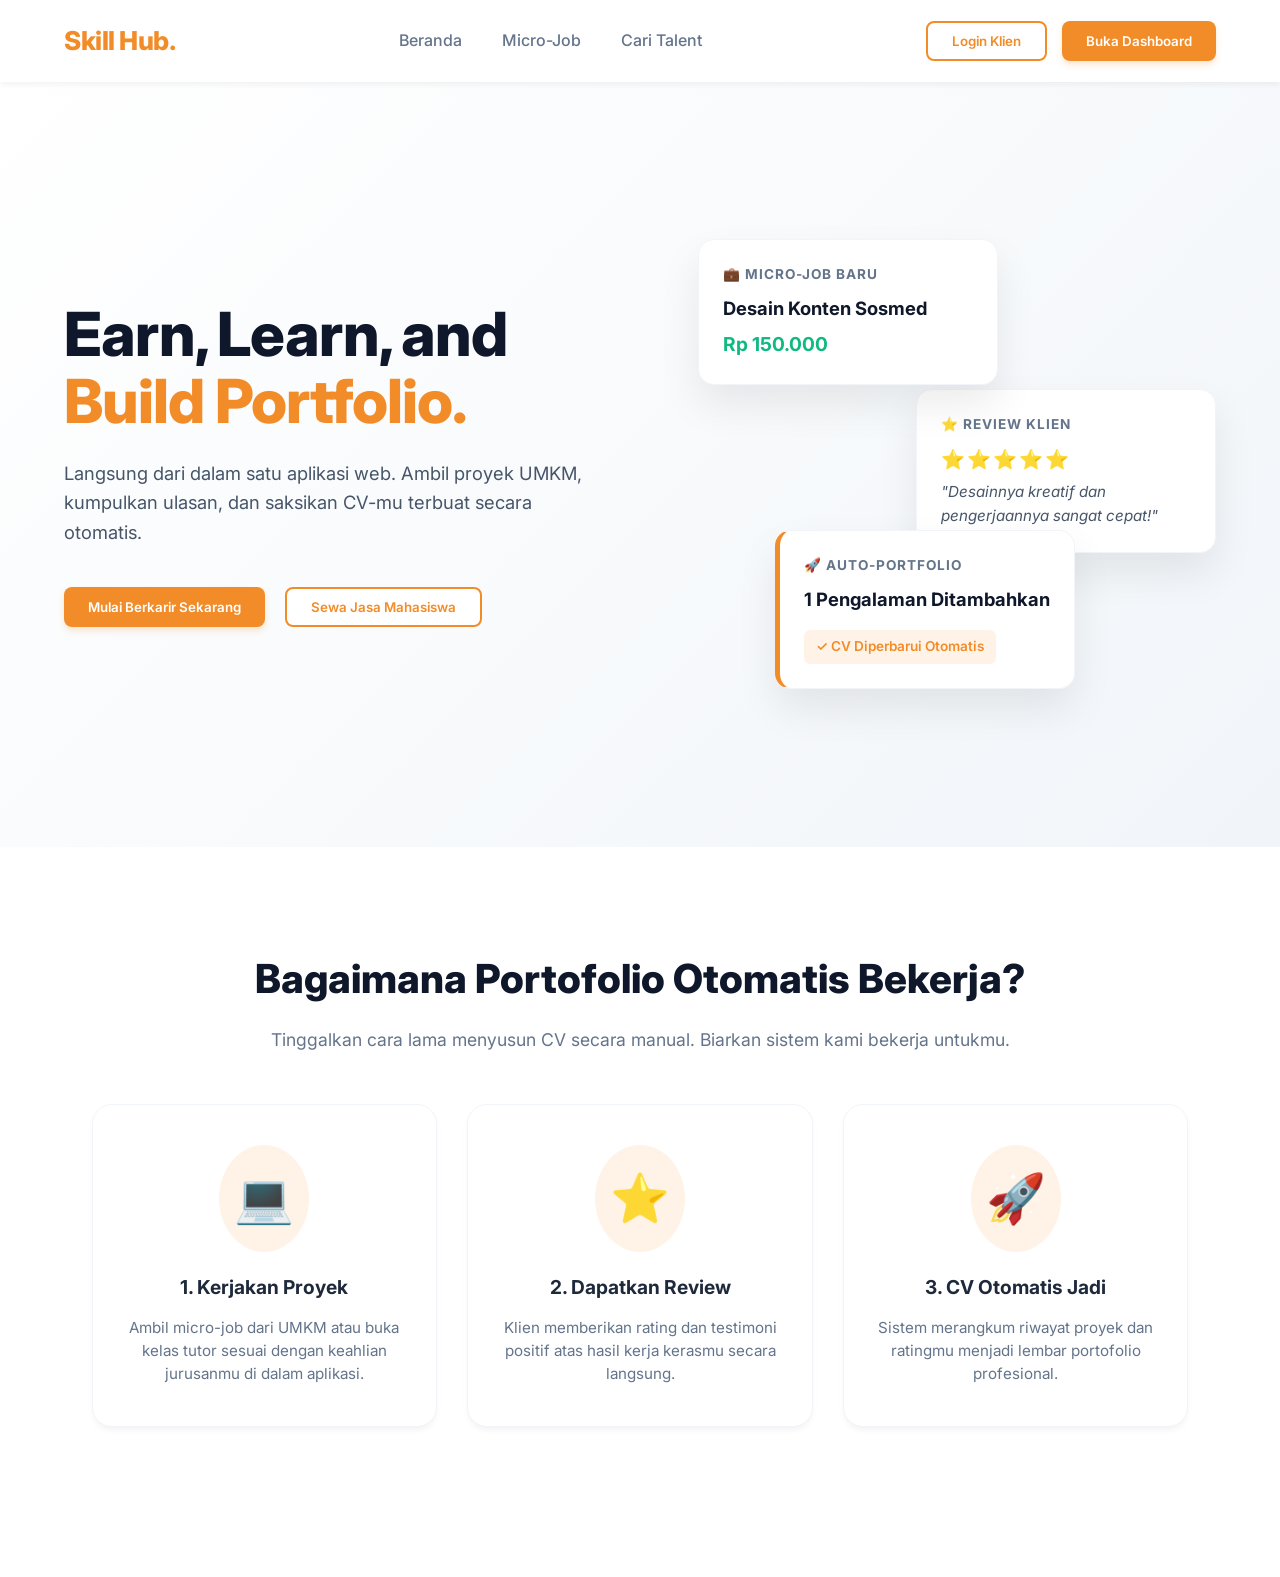
<file: index.html>
<!DOCTYPE html>
<html lang="id">
<head>
    <meta charset="UTF-8">
    <meta name="viewport" content="width=device-width, initial-scale=1.0">
    <title>Skill Hub - Aplikasi Micro-Job & Auto-Portfolio</title>
    <link href="https://fonts.googleapis.com/css2?family=Inter:wght@400;500;600;700;800&display=swap" rel="stylesheet">
    <style>
        /* Reset Dasar */
        * { margin: 0; padding: 0; box-sizing: border-box; font-family: 'Inter', sans-serif; }
        body { background-color: #f8fafc; color: #1e293b; line-height: 1.6; overflow-x: hidden; }

        /* Navbar Modern */
        .navbar { display: flex; justify-content: space-between; align-items: center; padding: 20px 5%; background: rgba(255, 255, 255, 0.95); box-shadow: 0 4px 6px -1px rgba(0,0,0,0.05); position: sticky; top: 0; z-index: 100; backdrop-filter: blur(10px); }
        .logo { font-size: 26px; font-weight: 800; color: #f28c28; letter-spacing: -0.5px; }
        .nav-links { list-style: none; display: flex; gap: 40px; }
        .nav-links a { text-decoration: none; color: #64748b; font-weight: 500; transition: color 0.3s ease; }
        .nav-links a:hover { color: #f28c28; }
        .auth-buttons { display: flex; gap: 15px; }

        /* Tombol */
        .btn-primary { background: #f28c28; color: white; border: none; padding: 12px 24px; border-radius: 8px; font-weight: 600; cursor: pointer; transition: all 0.3s ease; box-shadow: 0 4px 6px rgba(242, 140, 40, 0.2); }
        .btn-primary:hover { background: #e07b1f; transform: translateY(-2px); box-shadow: 0 6px 12px rgba(242, 140, 40, 0.3); }
        .btn-secondary { background: white; color: #f28c28; border: 2px solid #f28c28; padding: 10px 24px; border-radius: 8px; font-weight: 600; cursor: pointer; transition: all 0.3s ease; }
        .btn-secondary:hover { background: #fff3e8; transform: translateY(-2px); }

        /* Hero Section 2 Kolom */
        .hero { display: flex; align-items: center; justify-content: space-between; padding: 80px 5%; background: linear-gradient(135deg, #ffffff 0%, #f1f5f9 100%); min-height: 85vh; }
        .hero-text { max-width: 50%; z-index: 10; }
        .hero-text h1 { font-size: 3.8rem; line-height: 1.1; margin-bottom: 24px; color: #0f172a; font-weight: 800; letter-spacing: -1px; }
        .hero-text h1 span { color: #f28c28; }
        .hero-text p { font-size: 1.15rem; color: #475569; margin-bottom: 40px; max-width: 90%; }
        .hero-cta { display: flex; gap: 20px; }
        
        /* Area Animasi Web-App */
        .hero-animation { width: 45%; height: 500px; position: relative; perspective: 1000px; }
        
        /* Floating Cards UI */
        .floating-card { background: white; border-radius: 16px; padding: 24px; box-shadow: 0 20px 40px rgba(0,0,0,0.08); position: absolute; width: 300px; border: 1px solid #f1f5f9; animation: float 6s ease-in-out infinite; backdrop-filter: blur(5px); }
        .card-header { font-size: 0.85rem; color: #64748b; margin-bottom: 8px; font-weight: 700; text-transform: uppercase; letter-spacing: 1px; display: flex; align-items: center; gap: 8px; }
        .card-title { font-size: 1.15rem; color: #0f172a; font-weight: 700; margin-bottom: 6px; }
        
        /* Spesifik Kartu 1: Job */
        .card-job { top: 5%; left: 0; animation-delay: 0s; z-index: 3; }
        .card-job .price { color: #10b981; font-weight: 700; font-size: 1.2rem; }
        
        /* Spesifik Kartu 2: Review */
        .card-review { top: 35%; right: 0; animation-delay: -2s; z-index: 2; }
        .card-review .stars { color: #fbbf24; letter-spacing: 2px; font-size: 1.2rem; margin-bottom: 5px; }
        .card-review .quote { font-style: italic; color: #475569; font-size: 0.95rem; }

        /* Spesifik Kartu 3: Portfolio */
        .card-portfolio { bottom: 5%; left: 15%; animation-delay: -4s; z-index: 4; border-left: 5px solid #f28c28; }
        .card-portfolio .badge { background: #fff3e8; color: #f28c28; padding: 6px 12px; border-radius: 6px; font-weight: 600; font-size: 0.85rem; display: inline-block; margin-top: 10px; }

        /* Keyframes Animasi Melayang */
        @keyframes float {
            0% { transform: translateY(0px) translateZ(0px); box-shadow: 0 20px 40px rgba(0,0,0,0.08); }
            50% { transform: translateY(-20px) translateZ(20px); box-shadow: 0 30px 50px rgba(0,0,0,0.12); }
            100% { transform: translateY(0px) translateZ(0px); box-shadow: 0 20px 40px rgba(0,0,0,0.08); }
        }

        /* Section Portofolio (Kartu Bawah) */
        .simulation-section { padding: 100px 5%; background: white; text-align: center; }
        .simulation-section h2 { font-size: 2.5rem; color: #0f172a; margin-bottom: 15px; font-weight: 800; }
        .simulation-section > p { color: #64748b; font-size: 1.1rem; margin-bottom: 50px; }
        
        .sim-container { display: flex; justify-content: center; gap: 30px; margin-bottom: 50px; flex-wrap: wrap; }
        .step { background: #ffffff; padding: 40px 30px; border-radius: 20px; text-align: center; width: 30%; box-shadow: 0 4px 6px -1px rgba(0,0,0,0.05); border: 1px solid #f1f5f9; transition: all 0.4s ease; }
        .step:hover { transform: translateY(-10px); box-shadow: 0 20px 25px -5px rgba(0,0,0,0.1); border-color: #f28c28; }
        .step-icon { font-size: 48px; margin-bottom: 20px; display: inline-block; background: #fff3e8; padding: 15px; border-radius: 50%; }
        .step h3 { margin-bottom: 15px; color: #1e293b; font-size: 1.2rem; }
        .step p { color: #64748b; font-size: 0.95rem; line-height: 1.5; }

        /* Modal Overlay */
        .modal-overlay { display: none; position: fixed; top: 0; left: 0; width: 100%; height: 100%; background: rgba(15, 23, 42, 0.6); z-index: 1000; align-items: center; justify-content: center; backdrop-filter: blur(4px); }
        .modal-box { background: white; padding: 40px; border-radius: 20px; width: 90%; max-width: 450px; position: relative; box-shadow: 0 25px 50px -12px rgba(0,0,0,0.25); }
        .close-btn { position: absolute; top: 20px; right: 20px; font-size: 28px; cursor: pointer; color: #94a3b8; transition: color 0.3s; }
        .close-btn:hover { color: #0f172a; }
        .input-group { width: 100%; padding: 14px 16px; margin-bottom: 20px; border: 2px solid #e2e8f0; border-radius: 10px; font-size: 1rem; outline: none; transition: border-color 0.3s; }
        .input-group:focus { border-color: #f28c28; }
    </style>
</head>
<body>

    <nav class="navbar">
        <div class="logo">Skill Hub.</div>
        <ul class="nav-links">
            <li><a href="index.html">Beranda</a></li>
            <li><a href="jobs.html">Micro-Job</a></li>
            <li><a href="talent.html">Cari Talent</a></li>
        </ul>
        <div class="auth-buttons">
            <button class="btn-secondary" onclick="openLoginModal('umkm')">Login Klien</button>
            <button class="btn-primary" onclick="openLoginModal('kampus')">Buka Dashboard</button>
        </div>
    </nav>

    <header class="hero">
        <div class="hero-text">
            <h1>Earn, Learn, and <br><span>Build Portfolio.</span></h1>
            <p>Langsung dari dalam satu aplikasi web. Ambil proyek UMKM, kumpulkan ulasan, dan saksikan CV-mu terbuat secara otomatis.</p>
            <div class="hero-cta">
                <button class="btn-primary" onclick="openLoginModal('kampus')">Mulai Berkarir Sekarang</button>
                <button class="btn-secondary" onclick="openLoginModal('umkm')">Sewa Jasa Mahasiswa</button>
            </div>
        </div>
        
        <!-- Animasi Aplikasi Web (CSS) -->
        <div class="hero-animation">
            <div class="floating-card card-job">
                <div class="card-header">💼 Micro-Job Baru</div>
                <div class="card-title">Desain Konten Sosmed</div>
                <div class="price">Rp 150.000</div>
            </div>
            
            <div class="floating-card card-review">
                <div class="card-header">⭐ Review Klien</div>
                <div class="stars">⭐⭐⭐⭐⭐</div>
                <div class="quote">"Desainnya kreatif dan pengerjaannya sangat cepat!"</div>
            </div>

            <div class="floating-card card-portfolio">
                <div class="card-header">🚀 Auto-Portfolio</div>
                <div class="card-title">1 Pengalaman Ditambahkan</div>
                <div class="badge">✓ CV Diperbarui Otomatis</div>
            </div>
        </div>
    </header>

    <section class="simulation-section">
        <h2>Bagaimana Portofolio Otomatis Bekerja?</h2>
        <p>Tinggalkan cara lama menyusun CV secara manual. Biarkan sistem kami bekerja untukmu.</p>
        
        <div class="sim-container">
            <div class="step" id="step1">
                <span class="step-icon">💻</span>
                <h3>1. Kerjakan Proyek</h3>
                <p>Ambil micro-job dari UMKM atau buka kelas tutor sesuai dengan keahlian jurusanmu di dalam aplikasi.</p>
            </div>
            <div class="step" id="step2">
                <span class="step-icon">⭐</span>
                <h3>2. Dapatkan Review</h3>
                <p>Klien memberikan rating dan testimoni positif atas hasil kerja kerasmu secara langsung.</p>
            </div>
            <div class="step" id="step3">
                <span class="step-icon">🚀</span>
                <h3>3. CV Otomatis Jadi</h3>
                <p>Sistem merangkum riwayat proyek dan ratingmu menjadi lembar portofolio profesional.</p>
            </div>
        </div>
    </section>

    <!-- Modal Login -->
    <div id="loginModal" class="modal-overlay">
        <div class="modal-box">
            <span class="close-btn" onclick="closeLoginModal()">&times;</span>
            
            <!-- Konten Kampus -->
            <div id="loginKampusContent" style="display:none;">
                <h2 style="margin-bottom: 10px; color:#0f172a;">Akses Web-App</h2>
                <p style="margin-bottom: 20px; color:#64748b; font-size:0.95rem;">Gunakan email akademik (@ac.id) untuk validasi portofolio Anda.</p>
                <input type="email" class="input-group" placeholder="contoh: nama@univ.ac.id">
                <a href="dashboard-mahasiswa.html" class="btn-primary" style="display:block; text-align:center; text-decoration:none; margin-bottom:15px;">Login via SSO Kampus</a>
            </div>

            <!-- Konten UMKM -->
            <div id="loginUmkmContent" style="display:none;">
                <h2 style="margin-bottom: 10px; color:#0f172a;">Login Klien</h2>
                <p style="margin-bottom: 20px; color:#64748b; font-size:0.95rem;">Temukan talenta mahasiswa tervalidasi untuk bantu bisnis Anda.</p>
                <input type="email" class="input-group" placeholder="Email Perusahaan/Pribadi">
                <input type="password" class="input-group" placeholder="Password">
                <button class="btn-primary" onclick="window.location.href='dashboard-klien.html';" style="width:100%; margin-bottom:15px;">Masuk Sekarang</button>
            </div>
        </div>
    </div>

    <script>
        function openLoginModal(type) {
            document.getElementById('loginModal').style.display = 'flex';
            document.getElementById('loginKampusContent').style.display = type === 'kampus' ? 'block' : 'none';
            document.getElementById('loginUmkmContent').style.display = type === 'umkm' ? 'block' : 'none';
        }
        function closeLoginModal() {
            document.getElementById('loginModal').style.display = 'none';
        }
    </script>
</body>
</html>
</file>
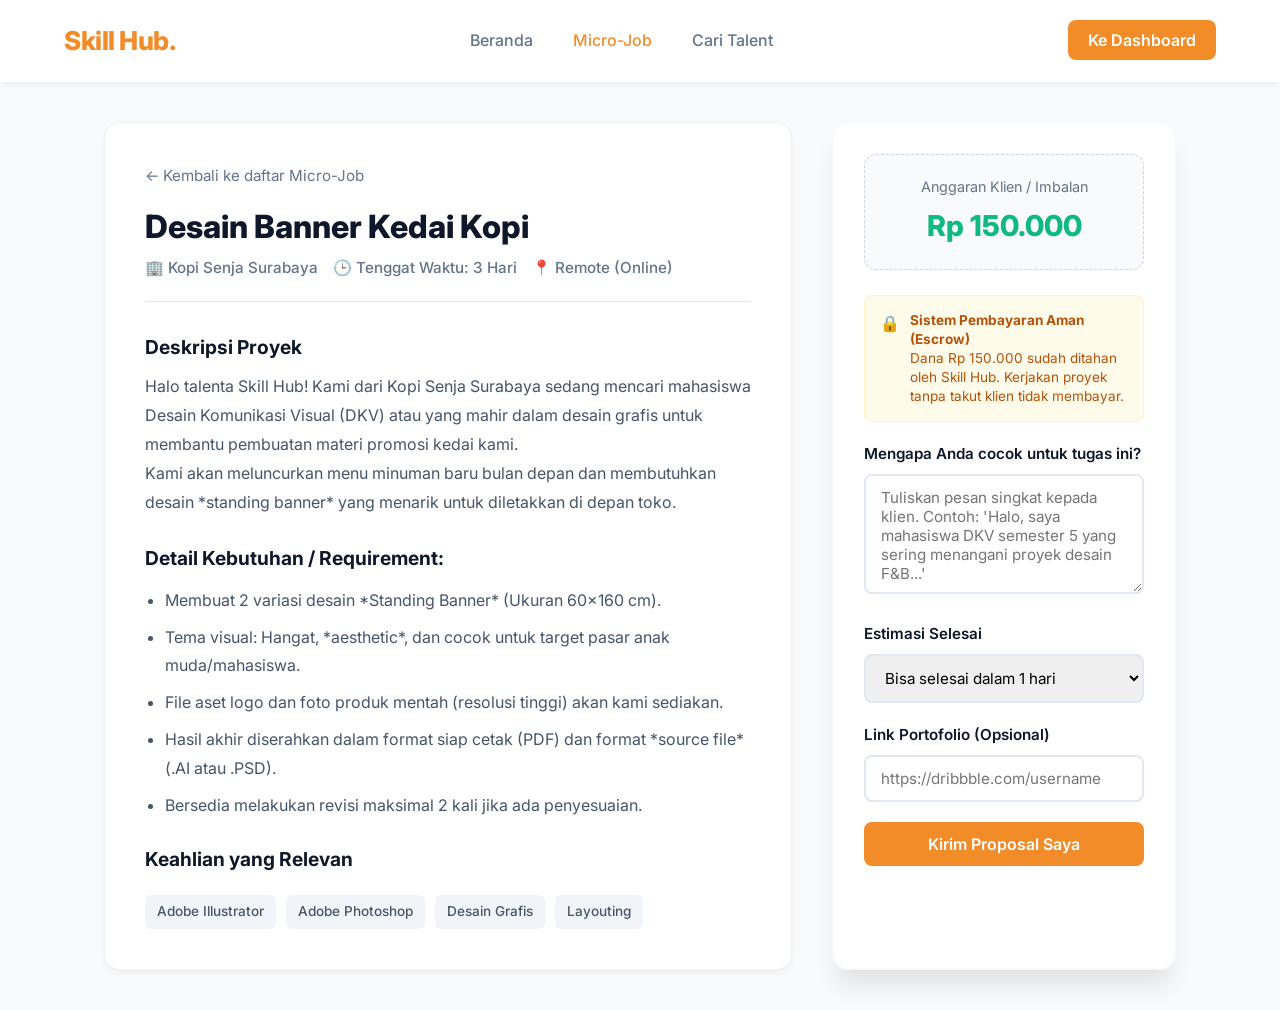
<file: apply-job.html>
<!DOCTYPE html>
<html lang="id">
<head>
    <meta charset="UTF-8">
    <meta name="viewport" content="width=device-width, initial-scale=1.0">
    <title>Skill Hub - Ambil Micro-Job</title>
    <link href="https://fonts.googleapis.com/css2?family=Inter:wght@400;500;600;700;800&display=swap" rel="stylesheet">
    <style>
        /* Reset & Base */
        * { margin: 0; padding: 0; box-sizing: border-box; font-family: 'Inter', sans-serif; }
        body { background-color: #f8fafc; color: #1e293b; line-height: 1.6; }

        /* Navbar */
        .navbar { display: flex; justify-content: space-between; align-items: center; padding: 20px 5%; background: rgba(255, 255, 255, 0.95); box-shadow: 0 4px 6px -1px rgba(0,0,0,0.05); position: sticky; top: 0; z-index: 100; backdrop-filter: blur(10px); }
        .logo { font-size: 26px; font-weight: 800; color: #f28c28; letter-spacing: -0.5px; }
        .nav-links { list-style: none; display: flex; gap: 40px; }
        .nav-links a { text-decoration: none; color: #64748b; font-weight: 500; transition: color 0.3s ease; }
        .nav-links a:hover, .nav-links a.active { color: #f28c28; }

        /* Buttons */
        .btn-primary { background: #f28c28; color: white; border: none; padding: 12px 24px; border-radius: 8px; font-weight: 600; cursor: pointer; transition: 0.3s; width: 100%; font-size: 1rem; }
        .btn-primary:hover { background: #e07b1f; transform: translateY(-2px); box-shadow: 0 6px 12px rgba(242, 140, 40, 0.2); }
        .btn-outline { background: white; color: #f28c28; border: 2px solid #f28c28; padding: 10px 24px; border-radius: 8px; font-weight: 600; cursor: pointer; transition: 0.3s; text-decoration: none; display: inline-block; }
        .btn-outline:hover { background: #fff3e8; }

        /* Layout Container */
        .container { max-width: 1200px; margin: 40px auto; padding: 0 5%; display: grid; grid-template-columns: 2fr 1fr; gap: 40px; }
        
        /* Left Column: Job Details */
        .job-detail-card { background: white; border-radius: 16px; padding: 40px; box-shadow: 0 4px 6px -1px rgba(0,0,0,0.05); border: 1px solid #f1f5f9; }
        .back-link { color: #64748b; text-decoration: none; font-size: 0.95rem; display: inline-flex; align-items: center; margin-bottom: 20px; transition: 0.3s; }
        .back-link:hover { color: #f28c28; }
        
        .job-title { font-size: 2rem; color: #0f172a; font-weight: 800; margin-bottom: 10px; line-height: 1.2; }
        .job-meta { display: flex; flex-wrap: wrap; gap: 15px; margin-bottom: 30px; padding-bottom: 20px; border-bottom: 1px solid #e2e8f0; }
        .meta-item { display: flex; align-items: center; gap: 5px; color: #64748b; font-size: 0.95rem; font-weight: 500; }
        
        .section-title { font-size: 1.2rem; color: #0f172a; font-weight: 700; margin: 25px 0 10px; }
        .job-description { color: #475569; font-size: 1rem; line-height: 1.8; margin-bottom: 20px; }
        .job-description ul { margin-left: 20px; margin-bottom: 20px; }
        .job-description li { margin-bottom: 8px; }
        
        .tags-container { display: flex; gap: 10px; flex-wrap: wrap; margin-top: 20px; }
        .tag { background: #f1f5f9; color: #475569; padding: 6px 12px; border-radius: 6px; font-size: 0.85rem; font-weight: 500; }

        /* Right Column: Application Form */
        .apply-card { background: white; border-radius: 16px; padding: 30px; box-shadow: 0 20px 25px -5px rgba(0,0,0,0.1); border: 2px solid #f8fafc; position: sticky; top: 100px; }
        .price-box { background: #f8fafc; padding: 20px; border-radius: 12px; margin-bottom: 25px; text-align: center; border: 1px dashed #cbd5e1; }
        .price-label { font-size: 0.9rem; color: #64748b; margin-bottom: 5px; }
        .price-amount { font-size: 1.8rem; font-weight: 800; color: #10b981; }
        
        .form-group { margin-bottom: 20px; }
        .form-label { display: block; font-size: 0.95rem; font-weight: 600; color: #0f172a; margin-bottom: 8px; }
        .form-control { width: 100%; padding: 12px 15px; border: 2px solid #e2e8f0; border-radius: 8px; font-size: 0.95rem; outline: none; transition: 0.3s; font-family: inherit; }
        .form-control:focus { border-color: #f28c28; }
        textarea.form-control { resize: vertical; min-height: 120px; }
        
        .security-badge { display: flex; align-items: flex-start; gap: 10px; background: #fffbeb; padding: 15px; border-radius: 8px; margin-bottom: 20px; border: 1px solid #fef3c7; }
        .security-text { font-size: 0.85rem; color: #b45309; line-height: 1.4; }

        /* Responsive */
        @media (max-width: 900px) {
            .container { grid-template-columns: 1fr; }
            .apply-card { position: static; margin-top: 20px; }
        }
    </style>
</head>
<body>

    <nav class="navbar">
        <div class="logo">Skill Hub.</div>
        <ul class="nav-links">
            <li><a href="index.html">Beranda</a></li>
            <li><a href="jobs.html" class="active">Micro-Job</a></li>
            <li><a href="talent.html">Cari Talent</a></li>
        </ul>
        <div class="auth-buttons">
            <a href="index.html" class="btn-primary" style="text-decoration:none; width:auto; padding: 10px 20px;">Ke Dashboard</a>
        </div>
    </nav>

    <div class="container">
        <!-- Kolom Kiri: Detail Pekerjaan -->
        <div class="job-detail-card">
            <a href="jobs.html" class="back-link">← Kembali ke daftar Micro-Job</a>
            
            <h1 class="job-title">Desain Banner Kedai Kopi</h1>
            <div class="job-meta">
                <div class="meta-item">🏢 Kopi Senja Surabaya</div>
                <div class="meta-item">🕒 Tenggat Waktu: 3 Hari</div>
                <div class="meta-item">📍 Remote (Online)</div>
            </div>
            
            <h2 class="section-title">Deskripsi Proyek</h2>
            <div class="job-description">
                <p>Halo talenta Skill Hub! Kami dari Kopi Senja Surabaya sedang mencari mahasiswa Desain Komunikasi Visual (DKV) atau yang mahir dalam desain grafis untuk membantu pembuatan materi promosi kedai kami.</p>
                <p>Kami akan meluncurkan menu minuman baru bulan depan dan membutuhkan desain *standing banner* yang menarik untuk diletakkan di depan toko.</p>
                
                <h2 class="section-title">Detail Kebutuhan / Requirement:</h2>
                <ul>
                    <li>Membuat 2 variasi desain *Standing Banner* (Ukuran 60x160 cm).</li>
                    <li>Tema visual: Hangat, *aesthetic*, dan cocok untuk target pasar anak muda/mahasiswa.</li>
                    <li>File aset logo dan foto produk mentah (resolusi tinggi) akan kami sediakan.</li>
                    <li>Hasil akhir diserahkan dalam format siap cetak (PDF) dan format *source file* (.AI atau .PSD).</li>
                    <li>Bersedia melakukan revisi maksimal 2 kali jika ada penyesuaian.</li>
                </ul>
            </div>
            
            <h2 class="section-title">Keahlian yang Relevan</h2>
            <div class="tags-container">
                <span class="tag">Adobe Illustrator</span>
                <span class="tag">Adobe Photoshop</span>
                <span class="tag">Desain Grafis</span>
                <span class="tag">Layouting</span>
            </div>
        </div>

        <!-- Kolom Kanan: Form Lamaran / Ambil Proyek -->
        <div class="apply-card">
            <div class="price-box">
                <div class="price-label">Anggaran Klien / Imbalan</div>
                <div class="price-amount">Rp 150.000</div>
            </div>
            
            <div class="security-badge">
                <span>🔒</span>
                <div class="security-text">
                    <strong>Sistem Pembayaran Aman (Escrow)</strong><br>
                    Dana Rp 150.000 sudah ditahan oleh Skill Hub. Kerjakan proyek tanpa takut klien tidak membayar.
                </div>
            </div>

            <form id="applyForm">
                <div class="form-group">
                    <label class="form-label">Mengapa Anda cocok untuk tugas ini?</label>
                    <textarea class="form-control" placeholder="Tuliskan pesan singkat kepada klien. Contoh: 'Halo, saya mahasiswa DKV semester 5 yang sering menangani proyek desain F&B...'"></textarea>
                </div>
                
                <div class="form-group">
                    <label class="form-label">Estimasi Selesai</label>
                    <select class="form-control">
                        <option>Bisa selesai dalam 1 hari</option>
                        <option>Bisa selesai dalam 2 hari</option>
                        <option>Selesai tepat pada deadline (3 hari)</option>
                    </select>
                </div>

                <div class="form-group">
                    <label class="form-label">Link Portofolio (Opsional)</label>
                    <input type="url" class="form-control" placeholder="https://dribbble.com/username">
                </div>
                
                <button type="button" class="btn-primary" onclick="submitApplication()">Kirim Proposal Saya</button>
            </form>
        </div>
    </div>

    <script>
        function submitApplication() {
            // Simulasi ketika mahasiswa menekan tombol submit
            const btn = document.querySelector('.apply-card .btn-primary');
            btn.innerHTML = 'Mengirim...';
            btn.style.opacity = '0.8';
            
            setTimeout(() => {
                alert('Proposal berhasil dikirim ke Klien! Klien akan meninjau profil Skill Hub Anda. Anda dapat mengecek status lamaran di Dashboard Mahasiswa.');
                window.location.href = 'jobs.html'; // Redirect kembali ke halaman pencarian kerja
            }, 1500);
        }
    </script>

</body>
</html>
</file>
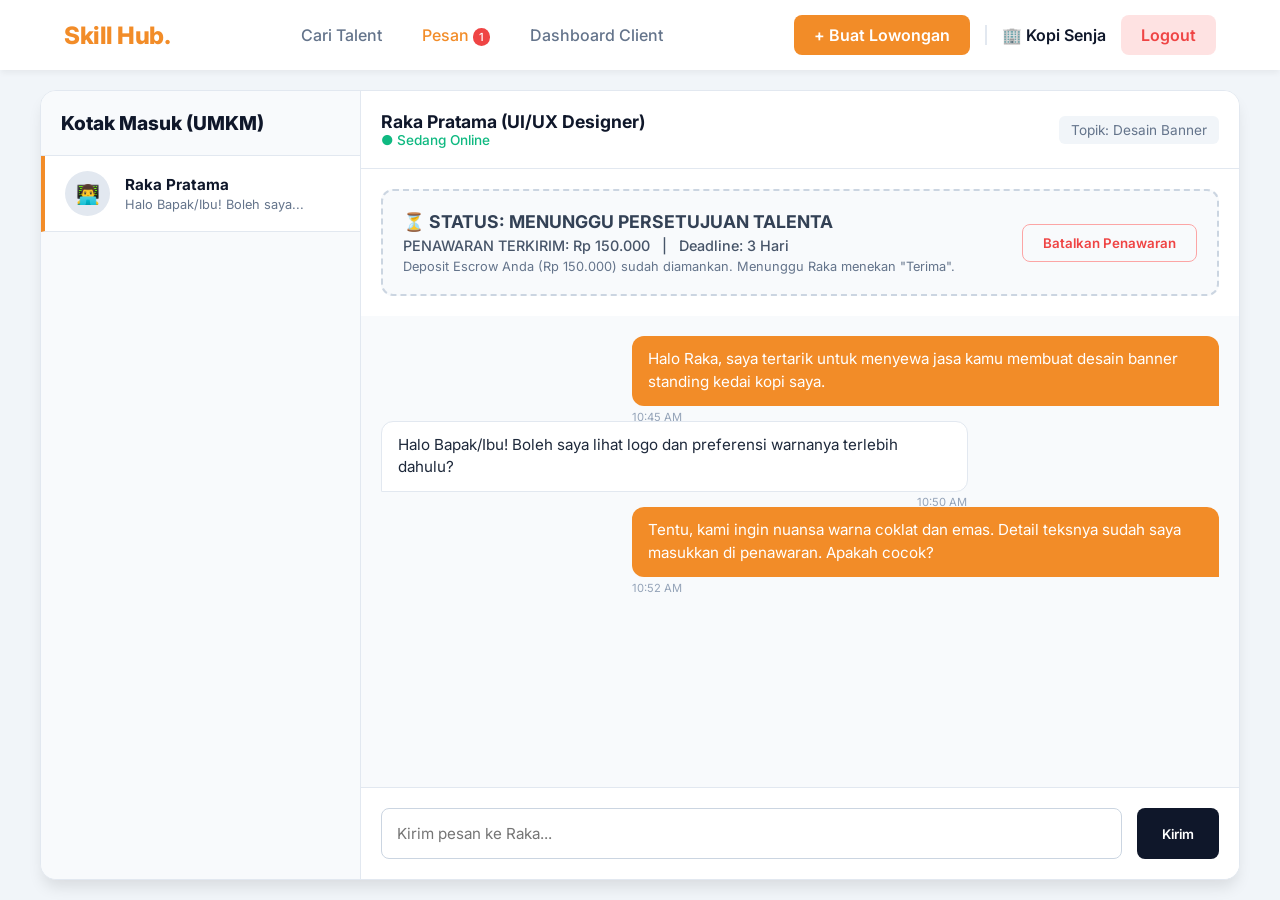
<file: chat-client.html>
<!DOCTYPE html>
<html lang="id">
<head>
    <meta charset="UTF-8">
    <meta name="viewport" content="width=device-width, initial-scale=1.0">
    <title>Skill Hub - Pesan UMKM</title>
    <link href="https://fonts.googleapis.com/css2?family=Inter:wght@400;500;600;700;800&display=swap" rel="stylesheet">
    <style>
        /* [Gunakan CSS yang SAMA PERSIS dengan di atas] */
        * { margin: 0; padding: 0; box-sizing: border-box; font-family: 'Inter', sans-serif; }
        body { background-color: #f1f5f9; color: #1e293b; height: 100vh; display: flex; flex-direction: column; }
        .navbar { display: flex; justify-content: space-between; align-items: center; padding: 15px 5%; background: white; box-shadow: 0 4px 6px -1px rgba(0,0,0,0.05); z-index: 100; }
        .logo { font-size: 24px; font-weight: 800; color: #f28c28; letter-spacing: -0.5px; }
        .nav-links { list-style: none; display: flex; gap: 40px; }
        .nav-links a { text-decoration: none; color: #64748b; font-weight: 500; transition: 0.3s; }
        .nav-links a:hover, .nav-links a.active { color: #f28c28; }
        .chat-container { display: flex; flex: 1; overflow: hidden; max-width: 1200px; margin: 20px auto; width: 95%; background: white; border-radius: 16px; box-shadow: 0 10px 15px -3px rgba(0,0,0,0.1); border: 1px solid #e2e8f0; }
        .chat-sidebar { width: 320px; border-right: 1px solid #e2e8f0; display: flex; flex-direction: column; background: #f8fafc; }
        .sidebar-header { padding: 20px; border-bottom: 1px solid #e2e8f0; font-weight: 800; font-size: 1.2rem; color: #0f172a; }
        .contact-list { overflow-y: auto; flex: 1; }
        .contact-item { padding: 15px 20px; border-bottom: 1px solid #e2e8f0; cursor: pointer; display: flex; gap: 15px; align-items: center; transition: 0.2s; }
        .contact-item:hover { background: white; }
        .contact-item.active { background: white; border-left: 4px solid #f28c28; }
        .contact-avatar { width: 45px; height: 45px; background: #e2e8f0; border-radius: 50%; display: flex; align-items: center; justify-content: center; font-size: 1.2rem; flex-shrink: 0; }
        .contact-info { flex: 1; overflow: hidden; }
        .contact-info h4 { font-size: 0.95rem; color: #0f172a; margin-bottom: 3px; }
        .contact-info p { font-size: 0.8rem; color: #64748b; white-space: nowrap; overflow: hidden; text-overflow: ellipsis; }
        .chat-main { flex: 1; display: flex; flex-direction: column; background: white; }
        .chat-header { padding: 20px; border-bottom: 1px solid #e2e8f0; display: flex; justify-content: space-between; align-items: center; }
        .chat-header-info h2 { font-size: 1.1rem; color: #0f172a; }
        .chat-header-info p { font-size: 0.85rem; color: #10b981; font-weight: 500; }
        .deal-card { margin: 20px; background: #f8fafc; border: 2px dashed #cbd5e1; padding: 20px; border-radius: 12px; display: flex; justify-content: space-between; align-items: center; flex-wrap: wrap; gap: 15px; }
        .deal-details h3 { font-size: 1.1rem; color: #334155; margin-bottom: 5px; }
        .deal-details p { font-size: 0.9rem; color: #475569; font-weight: 500; }
        .btn-decline { background: transparent; color: #ef4444; border: 1px solid #fca5a5; padding: 10px 20px; border-radius: 8px; font-weight: 600; cursor: pointer; }
        .btn-decline:hover { background: #fee2e2; }
        .chat-messages { flex: 1; padding: 20px; overflow-y: auto; display: flex; flex-direction: column; gap: 15px; background: #f8fafc; }
        .message { max-width: 70%; padding: 12px 16px; border-radius: 12px; font-size: 0.95rem; line-height: 1.5; position: relative; }
        .msg-time { font-size: 0.7rem; color: #94a3b8; position: absolute; bottom: -20px; }
        .msg-received { background: white; color: #1e293b; border: 1px solid #e2e8f0; align-self: flex-start; border-bottom-left-radius: 0; }
        .msg-received .msg-time { right: 0; }
        .msg-sent { background: #f28c28; color: white; align-self: flex-end; border-bottom-right-radius: 0; }
        .msg-sent .msg-time { left: 0; }
        .chat-input { padding: 20px; border-top: 1px solid #e2e8f0; display: flex; gap: 15px; background: white; }
        .chat-input input { flex: 1; padding: 15px; border: 1px solid #cbd5e1; border-radius: 8px; outline: none; font-size: 0.95rem; }
        .btn-send { background: #0f172a; color: white; border: none; padding: 0 25px; border-radius: 8px; font-weight: 600; cursor: pointer; }
        .btn-primary { background: #f28c28; color: white; border: none; padding: 10px 20px; border-radius: 8px; font-weight: 600; cursor: pointer; transition: 0.3s; text-decoration: none; display: inline-block; }
        .btn-primary:hover { background: #e07b1f; transform: translateY(-2px); }
        .btn-danger { background: #fee2e2; color: #ef4444; border: none; padding: 10px 20px; border-radius: 8px; font-weight: 600; cursor: pointer; transition: 0.3s; text-decoration: none; display: inline-block; }
        .btn-danger:hover { background: #fecaca; }
    </style>
</head>
<body>

    <nav class="navbar">
        <div class="logo">Skill Hub.</div>
        <ul class="nav-links">
            <li><a href="talent.html">Cari Talent</a></li>
            <li><a href="#" class="active">Pesan <span style="background: #ef4444; color: white; padding: 2px 6px; border-radius: 10px; font-size: 0.7rem;">1</span></a></li>
            <li><a href="dashboard-klien.html">Dashboard Client</a></li>
        </ul>
        <div class="auth-buttons" style="display: flex; align-items: center; gap: 15px;">
            <a href="post-job.html" class="btn-primary">+ Buat Lowongan</a>
            <span style="font-weight: 600; color: #0f172a; border-left: 2px solid #e2e8f0; padding-left: 15px;">🏢 Kopi Senja</span>
            <a href="index.html" class="btn-danger">Logout</a>
        </div>
    </nav>

    <div class="chat-container">
        <div class="chat-sidebar">
            <div class="sidebar-header">Kotak Masuk (UMKM)</div>
            <div class="contact-list">
                <div class="contact-item active">
                    <div class="contact-avatar">👨‍💻</div>
                    <div class="contact-info">
                        <h4>Raka Pratama</h4>
                        <p>Halo Bapak/Ibu! Boleh saya...</p>
                    </div>
                </div>
            </div>
        </div>

        <div class="chat-main">
            <div class="chat-header">
                <div class="chat-header-info">
                    <h2>Raka Pratama (UI/UX Designer)</h2>
                    <p>● Sedang Online</p>
                </div>
                <div style="font-size: 0.85rem; color: #64748b; background: #f1f5f9; padding: 6px 12px; border-radius: 6px;">Topik: Desain Banner</div>
            </div>

            <div class="deal-card">
                <div class="deal-details">
                    <h3>⏳ STATUS: MENUNGGU PERSETUJUAN TALENTA</h3>
                    <p>PENAWARAN TERKIRIM: Rp 150.000 &nbsp; | &nbsp; Deadline: 3 Hari</p>
                    <span style="font-size: 0.8rem; color: #64748b; margin-top: 5px; display: block;">Deposit Escrow Anda (Rp 150.000) sudah diamankan. Menunggu Raka menekan "Terima".</span>
                </div>
                <div>
                    <button class="btn-decline" onclick="alert('Penawaran Dibatalkan. Uang kembali ke saldo Escrow Anda.')">Batalkan Penawaran</button>
                </div>
            </div>

            <div class="chat-messages">
                <div class="message msg-sent">
                    Halo Raka, saya tertarik untuk menyewa jasa kamu membuat desain banner standing kedai kopi saya.
                    <div class="msg-time">10:45 AM</div>
                </div>
                <div class="message msg-received">
                    Halo Bapak/Ibu! Boleh saya lihat logo dan preferensi warnanya terlebih dahulu?
                    <div class="msg-time">10:50 AM</div>
                </div>
                <div class="message msg-sent">
                    Tentu, kami ingin nuansa warna coklat dan emas. Detail teksnya sudah saya masukkan di penawaran. Apakah cocok?
                    <div class="msg-time">10:52 AM</div>
                </div>
            </div>

            <div class="chat-input">
                <input type="text" placeholder="Kirim pesan ke Raka...">
                <button class="btn-send">Kirim</button>
            </div>
        </div>
    </div>

</body>
</html>
</file>
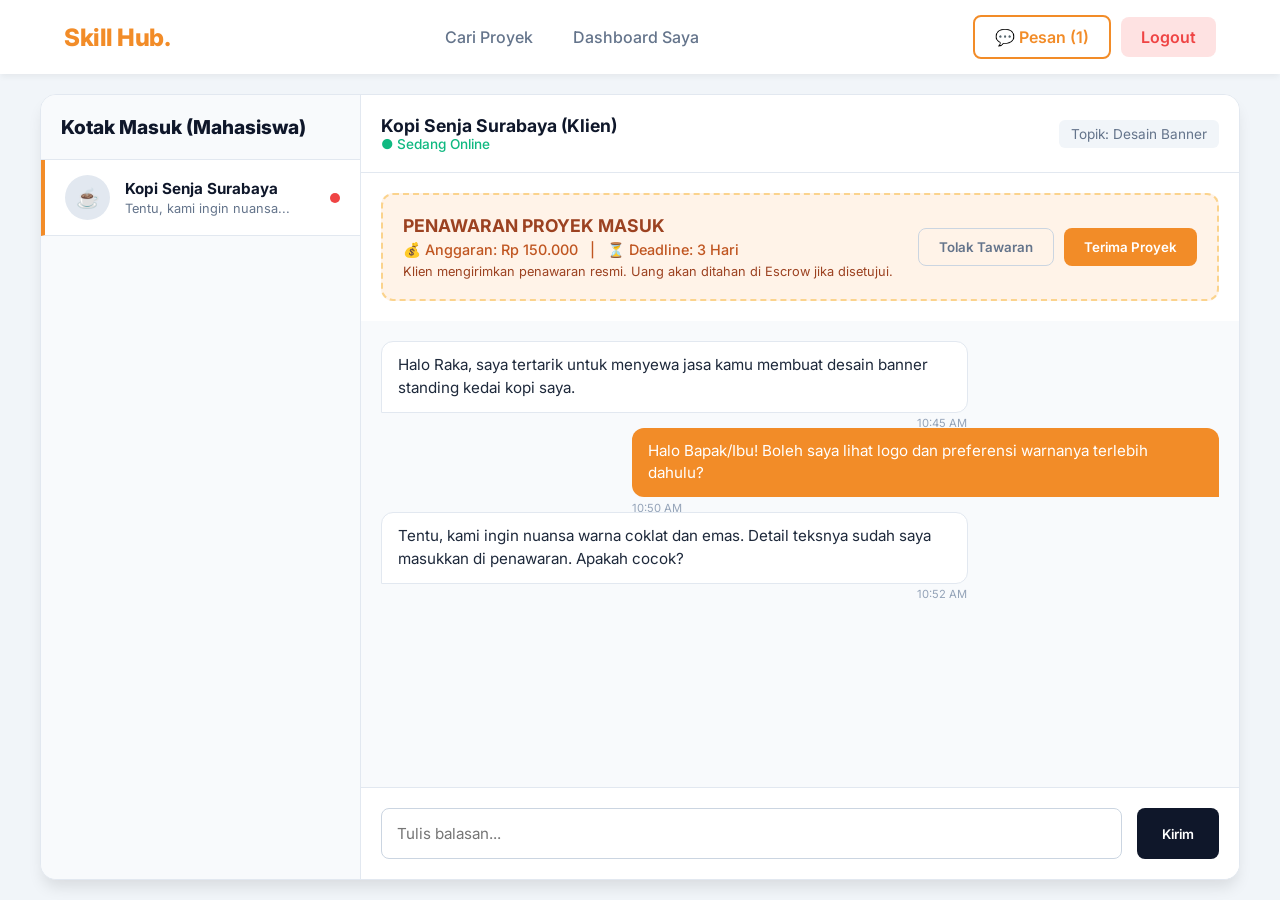
<file: chat-mahasiswa.html>
<!DOCTYPE html>
<html lang="id">
<head>
    <meta charset="UTF-8">
    <meta name="viewport" content="width=device-width, initial-scale=1.0">
    <title>Skill Hub - Pesan Mahasiswa</title>
    <link href="https://fonts.googleapis.com/css2?family=Inter:wght@400;500;600;700;800&display=swap" rel="stylesheet">
    <style>
        /* [Gunakan CSS yang sama persis dengan yang ada di chat-room.html sebelumnya] */
        * { margin: 0; padding: 0; box-sizing: border-box; font-family: 'Inter', sans-serif; }
        body { background-color: #f1f5f9; color: #1e293b; height: 100vh; display: flex; flex-direction: column; }
        .navbar { display: flex; justify-content: space-between; align-items: center; padding: 15px 5%; background: white; box-shadow: 0 4px 6px -1px rgba(0,0,0,0.05); z-index: 100; }
        .logo { font-size: 24px; font-weight: 800; color: #f28c28; letter-spacing: -0.5px; }
        .nav-links { list-style: none; display: flex; gap: 40px; }
        .nav-links a { text-decoration: none; color: #64748b; font-weight: 500; transition: 0.3s; }
        .nav-links a:hover, .nav-links a.active { color: #f28c28; }
        .chat-container { display: flex; flex: 1; overflow: hidden; max-width: 1200px; margin: 20px auto; width: 95%; background: white; border-radius: 16px; box-shadow: 0 10px 15px -3px rgba(0,0,0,0.1); border: 1px solid #e2e8f0; }
        .chat-sidebar { width: 320px; border-right: 1px solid #e2e8f0; display: flex; flex-direction: column; background: #f8fafc; }
        .sidebar-header { padding: 20px; border-bottom: 1px solid #e2e8f0; font-weight: 800; font-size: 1.2rem; color: #0f172a; }
        .contact-list { overflow-y: auto; flex: 1; }
        .contact-item { padding: 15px 20px; border-bottom: 1px solid #e2e8f0; cursor: pointer; display: flex; gap: 15px; align-items: center; transition: 0.2s; }
        .contact-item:hover { background: white; }
        .contact-item.active { background: white; border-left: 4px solid #f28c28; }
        .contact-avatar { width: 45px; height: 45px; background: #e2e8f0; border-radius: 50%; display: flex; align-items: center; justify-content: center; font-size: 1.2rem; flex-shrink: 0; }
        .contact-info { flex: 1; overflow: hidden; }
        .contact-info h4 { font-size: 0.95rem; color: #0f172a; margin-bottom: 3px; }
        .contact-info p { font-size: 0.8rem; color: #64748b; white-space: nowrap; overflow: hidden; text-overflow: ellipsis; }
        .unread-dot { width: 10px; height: 10px; background: #ef4444; border-radius: 50%; margin-left: auto; }
        .chat-main { flex: 1; display: flex; flex-direction: column; background: white; }
        .chat-header { padding: 20px; border-bottom: 1px solid #e2e8f0; display: flex; justify-content: space-between; align-items: center; }
        .chat-header-info h2 { font-size: 1.1rem; color: #0f172a; }
        .chat-header-info p { font-size: 0.85rem; color: #10b981; font-weight: 500; }
        .deal-card { margin: 20px; background: #fff3e8; border: 2px dashed #fbd38d; padding: 20px; border-radius: 12px; display: flex; justify-content: space-between; align-items: center; flex-wrap: wrap; gap: 15px; }
        .deal-details h3 { font-size: 1.1rem; color: #9c4221; margin-bottom: 5px; }
        .deal-details p { font-size: 0.9rem; color: #c05621; font-weight: 500; }
        .deal-actions { display: flex; gap: 10px; }
        .btn-accept { background: #f28c28; color: white; border: none; padding: 10px 20px; border-radius: 8px; font-weight: 600; cursor: pointer; transition: 0.3s; }
        .btn-accept:hover { background: #e07b1f; }
        .btn-decline { background: transparent; color: #64748b; border: 1px solid #cbd5e1; padding: 10px 20px; border-radius: 8px; font-weight: 600; cursor: pointer; transition: 0.3s; }
        .btn-decline:hover { background: #f1f5f9; color: #0f172a; }
        .chat-messages { flex: 1; padding: 20px; overflow-y: auto; display: flex; flex-direction: column; gap: 15px; background: #f8fafc; }
        .message { max-width: 70%; padding: 12px 16px; border-radius: 12px; font-size: 0.95rem; line-height: 1.5; position: relative; }
        .msg-time { font-size: 0.7rem; color: #94a3b8; position: absolute; bottom: -20px; }
        .msg-received { background: white; color: #1e293b; border: 1px solid #e2e8f0; align-self: flex-start; border-bottom-left-radius: 0; }
        .msg-received .msg-time { right: 0; }
        .msg-sent { background: #f28c28; color: white; align-self: flex-end; border-bottom-right-radius: 0; }
        .msg-sent .msg-time { left: 0; }
        .chat-input { padding: 20px; border-top: 1px solid #e2e8f0; display: flex; gap: 15px; background: white; }
        .chat-input input { flex: 1; padding: 15px; border: 1px solid #cbd5e1; border-radius: 8px; outline: none; font-size: 0.95rem; }
        .chat-input input:focus { border-color: #f28c28; }
        .btn-send { background: #0f172a; color: white; border: none; padding: 0 25px; border-radius: 8px; font-weight: 600; cursor: pointer; }
        .btn-outline { background: white; color: #0f172a; border: 2px solid #cbd5e1; padding: 10px 20px; border-radius: 8px; font-weight: 600; cursor: pointer; transition: 0.3s; text-decoration: none; display: inline-flex; align-items: center; justify-content: center; }
        .btn-outline:hover { background: #f8fafc; border-color: #94a3b8; }
        .btn-danger { background: #fee2e2; color: #ef4444; border: none; padding: 10px 20px; border-radius: 8px; font-weight: 600; cursor: pointer; transition: 0.3s; text-decoration: none; display: inline-block; }
        .btn-danger:hover { background: #fecaca; }
    </style>
</head>
<body>

    <nav class="navbar">
        <div class="logo">Skill Hub.</div>
        <ul class="nav-links">
            <li><a href="jobs.html">Cari Proyek</a></li>
            <li><a href="dashboard-mahasiswa.html">Dashboard Saya</a></li>
        </ul>
        <div class="auth-buttons" style="display: flex; align-items: center; flex-direction: row; gap: 10px;">
            <a href="#" class="btn-outline" style="border-color: #f28c28; color: #f28c28;">💬 Pesan (1)</a>
            <a href="index.html" class="btn-danger">Logout</a>
        </div>
    </nav>

    <div class="chat-container">
        <div class="chat-sidebar">
            <div class="sidebar-header">Kotak Masuk (Mahasiswa)</div>
            <div class="contact-list">
                <div class="contact-item active">
                    <div class="contact-avatar">☕</div>
                    <div class="contact-info">
                        <h4>Kopi Senja Surabaya</h4>
                        <p>Tentu, kami ingin nuansa...</p>
                    </div>
                    <div class="unread-dot"></div>
                </div>
            </div>
        </div>

        <div class="chat-main">
            <div class="chat-header">
                <div class="chat-header-info">
                    <h2>Kopi Senja Surabaya (Klien)</h2>
                    <p>● Sedang Online</p>
                </div>
                <div style="font-size: 0.85rem; color: #64748b; background: #f1f5f9; padding: 6px 12px; border-radius: 6px;">Topik: Desain Banner</div>
            </div>

            <div class="deal-card" id="dealCard">
                <div class="deal-details">
                    <h3>PENAWARAN PROYEK MASUK</h3>
                    <p>💰 Anggaran: Rp 150.000 &nbsp; | &nbsp; ⏳ Deadline: 3 Hari</p>
                    <span style="font-size: 0.8rem; color: #9c4221; margin-top: 5px; display: block;">Klien mengirimkan penawaran resmi. Uang akan ditahan di Escrow jika disetujui.</span>
                </div>
                <div class="deal-actions">
                    <button class="btn-decline" onclick="alert('Penawaran ditolak.')">Tolak Tawaran</button>
                    <button class="btn-accept" onclick="acceptDeal()">Terima Proyek</button>
                </div>
            </div>

            <div class="chat-messages">
                <div class="message msg-received">
                    Halo Raka, saya tertarik untuk menyewa jasa kamu membuat desain banner standing kedai kopi saya.
                    <div class="msg-time">10:45 AM</div>
                </div>
                <div class="message msg-sent">
                    Halo Bapak/Ibu! Boleh saya lihat logo dan preferensi warnanya terlebih dahulu?
                    <div class="msg-time">10:50 AM</div>
                </div>
                <div class="message msg-received">
                    Tentu, kami ingin nuansa warna coklat dan emas. Detail teksnya sudah saya masukkan di penawaran. Apakah cocok?
                    <div class="msg-time">10:52 AM</div>
                </div>
            </div>

            <div class="chat-input">
                <input type="text" placeholder="Tulis balasan...">
                <button class="btn-send">Kirim</button>
            </div>
        </div>
    </div>

    <script>
        function acceptDeal() {
            const card = document.getElementById('dealCard');
            card.style.background = '#f0fdf4';
            card.style.borderColor = '#86efac';
            card.innerHTML = `
                <div class="deal-details">
                    <h3 style="color: #166534;">✅ PROYEK DISETUJUI</h3>
                    <p style="color: #15803d;">Dana Rp 150.000 telah diamankan di sistem Escrow.</p>
                </div>
                <div><button class="btn-accept" style="background: #10b981;" onclick="window.location.href='dashboard-mahasiswa.html'">Ke Dashboard Proyek</button></div>
            `;
            
            const chatBox = document.querySelector('.chat-messages');
            const sysMessage = document.createElement('div');
            sysMessage.style.cssText = 'align-self:center;background:#e2e8f0;padding:8px 16px;border-radius:20px;font-size:0.8rem;color:#475569;margin-top:20px;';
            sysMessage.innerHTML = '🔒 Anda menerima penawaran. Selamat bekerja!';
            chatBox.appendChild(sysMessage);
            chatBox.scrollTop = chatBox.scrollHeight;
        }
    </script>
</body>
</html>
</file>
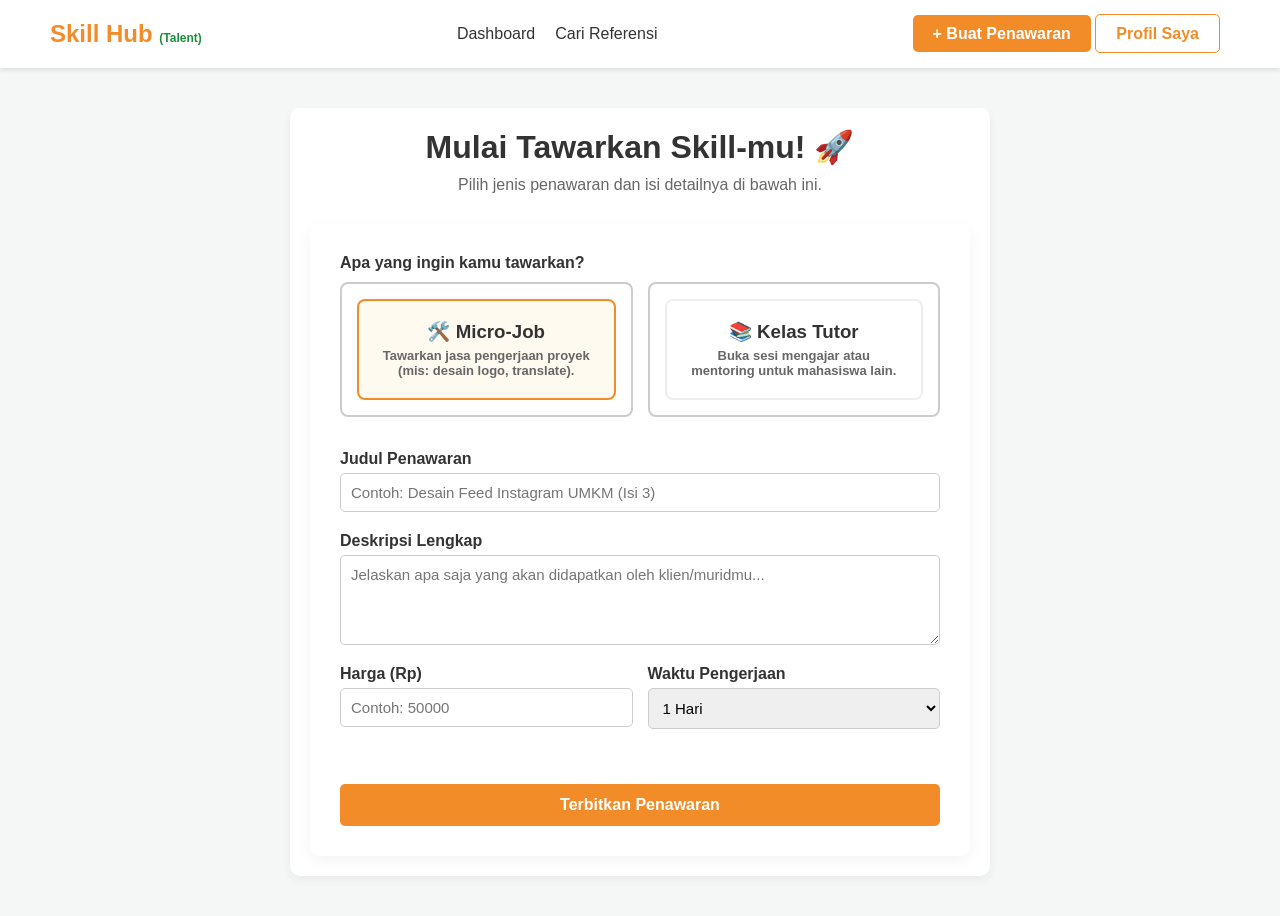
<file: create.html>
<!DOCTYPE html>
<html lang="id">
<head>
    <meta charset="UTF-8">
    <meta name="viewport" content="width=device-width, initial-scale=1.0">
    <title>Buat Penawaran - Skill Hub</title>
    <link rel="stylesheet" href="style.css">
</head>
<body style="background-color: #f4f7f6;">

    <nav class="navbar">
        <div class="logo">Skill Hub <span style="font-size: 12px; color: #1e8e3e;">(Talent)</span></div>
        <ul class="nav-links">
            <li><a href="dashboard-mahasiswa.html">Dashboard</a></li>
            <li><a href="jobs-mahasiswa.html">Cari Referensi</a></li>
        </ul>
        <div class="auth-buttons">
            <a href="create.html" class="btn-primary" style="text-decoration: none;">+ Buat Penawaran</a>
            <a href="profile.html" class="btn-secondary" style="text-decoration: none;">Profil Saya</a>
        </div>
    </nav>

    <main class="create-container" style="max-width: 700px; margin: 40px auto; padding: 20px; background: white; border-radius: 10px; box-shadow: 0 4px 10px rgba(0,0,0,0.05);">
        <div class="create-header" style="text-align: center; margin-bottom: 30px;">
            <h1 style="color: #333; margin-bottom: 10px;">Mulai Tawarkan Skill-mu! 🚀</h1>
            <p style="color: #666;">Pilih jenis penawaran dan isi detailnya di bawah ini.</p>
        </div>

        <form id="offerForm" class="create-form" onsubmit="tampilkanSukses(event)">
            
            <div class="form-group" style="margin-bottom: 25px;">
                <label style="display: block; font-weight: bold; margin-bottom: 10px; color: #333;">Apa yang ingin kamu tawarkan?</label>
                <div class="type-selection" style="display: flex; gap: 15px;">
                    <label class="type-card" style="flex: 1; border: 2px solid #ccc; padding: 15px; border-radius: 8px; cursor: pointer; transition: 0.3s;" onmouseover="this.style.borderColor='#f28c28'" onmouseout="if(!this.querySelector('input').checked) this.style.borderColor='#ccc'">
                        <input type="radio" name="offerType" value="job" checked onchange="toggleFormFields()" style="margin-bottom: 10px;">
                        <div class="card-content">
                            <h3 style="margin-bottom: 5px; color: #333;">🛠️ Micro-Job</h3>
                            <p style="font-size: 13px; color: #666;">Tawarkan jasa pengerjaan proyek (mis: desain logo, translate).</p>
                        </div>
                    </label>
                    <label class="type-card" style="flex: 1; border: 2px solid #ccc; padding: 15px; border-radius: 8px; cursor: pointer; transition: 0.3s;" onmouseover="this.style.borderColor='#f28c28'" onmouseout="if(!this.querySelector('input').checked) this.style.borderColor='#ccc'">
                        <input type="radio" name="offerType" value="tutor" onchange="toggleFormFields()" style="margin-bottom: 10px;">
                        <div class="card-content">
                            <h3 style="margin-bottom: 5px; color: #333;">📚 Kelas Tutor</h3>
                            <p style="font-size: 13px; color: #666;">Buka sesi mengajar atau mentoring untuk mahasiswa lain.</p>
                        </div>
                    </label>
                </div>
            </div>

            <div class="form-group" style="margin-bottom: 20px;">
                <label for="title" style="display: block; font-weight: bold; margin-bottom: 5px; color: #333;">Judul Penawaran</label>
                <input type="text" id="title" placeholder="Contoh: Desain Feed Instagram UMKM (Isi 3)" required style="width: 100%; padding: 10px; border: 1px solid #ccc; border-radius: 5px;">
            </div>

            <div class="form-group" style="margin-bottom: 20px;">
                <label for="desc" style="display: block; font-weight: bold; margin-bottom: 5px; color: #333;">Deskripsi Lengkap</label>
                <textarea id="desc" rows="4" placeholder="Jelaskan apa saja yang akan didapatkan oleh klien/muridmu..." required style="width: 100%; padding: 10px; border: 1px solid #ccc; border-radius: 5px;"></textarea>
            </div>

            <div id="dynamicFields" class="dynamic-group" style="margin-bottom: 25px;">
                <div class="form-row" style="display: flex; gap: 15px;">
                    <div class="form-group half" style="flex: 1;">
                        <label for="price" style="display: block; font-weight: bold; margin-bottom: 5px; color: #333;">Harga (Rp)</label>
                        <input type="number" id="price" placeholder="Contoh: 50000" required style="width: 100%; padding: 10px; border: 1px solid #ccc; border-radius: 5px;">
                    </div>
                    <div class="form-group half" id="deliveryTimeGroup" style="flex: 1;">
                        <label for="delivery" id="deliveryLabel" style="display: block; font-weight: bold; margin-bottom: 5px; color: #333;">Waktu Pengerjaan</label>
                        <select id="delivery" style="width: 100%; padding: 10px; border: 1px solid #ccc; border-radius: 5px;">
                            <option value="1">1 Hari</option>
                            <option value="3">3 Hari</option>
                            <option value="7">1 Minggu</option>
                        </select>
                    </div>
                </div>
            </div>

            <button type="submit" class="btn-primary submit-btn" id="submitBtn" style="width: 100%; padding: 12px; font-size: 16px;">Terbitkan Penawaran</button>
        </form>

        <div id="successScreen" class="success-screen" style="display: none; text-align: center; padding: 40px 20px;">
            <div class="success-icon" style="font-size: 50px; margin-bottom: 15px;">🎉</div>
            <h2 style="color: #333; margin-bottom: 10px;">Penawaran Berhasil Diterbitkan!</h2>
            <p style="color: #666; margin-bottom: 25px;">Hebat! Sekarang penawaranmu sudah live dan bisa dilihat oleh klien.</p>
            <a href="dashboard-mahasiswa.html" class="btn-primary" style="text-decoration: none; display: inline-block;">Kembali ke Dashboard</a>
        </div>

    </main>

    <script>
        // Logika untuk mengubah opsi 'Waktu Pengerjaan' menjadi 'Durasi Mengajar'
        function toggleFormFields() {
            const isTutor = document.querySelector('input[name="offerType"][value="tutor"]').checked;
            const deliveryLabel = document.getElementById('deliveryLabel');
            const deliverySelect = document.getElementById('delivery');

            if (isTutor) {
                deliveryLabel.innerText = "Durasi Mengajar";
                deliverySelect.innerHTML = `
                    <option value="1jam">1 Jam</option>
                    <option value="2jam">2 Jam</option>
                    <option value="paket">Paket 1 Bulan</option>
                `;
            } else {
                deliveryLabel.innerText = "Waktu Pengerjaan";
                deliverySelect.innerHTML = `
                    <option value="1">1 Hari</option>
                    <option value="3">3 Hari</option>
                    <option value="7">1 Minggu</option>
                `;
            }

            // Beri efek warna pada kotak yang dipilih
            document.querySelectorAll('.type-card').forEach(card => card.style.borderColor = '#ccc');
            document.querySelector('input[name="offerType"]:checked').parentElement.style.borderColor = '#f28c28';
        }

        // Logika saat tombol Submit ditekan
        function tampilkanSukses(event) {
            event.preventDefault(); // Mencegah halaman reload
            document.getElementById('offerForm').style.display = 'none'; // Sembunyikan form
            document.getElementById('successScreen').style.display = 'block'; // Tampilkan layar sukses
        }
    </script>
</body>
</html>
</file>
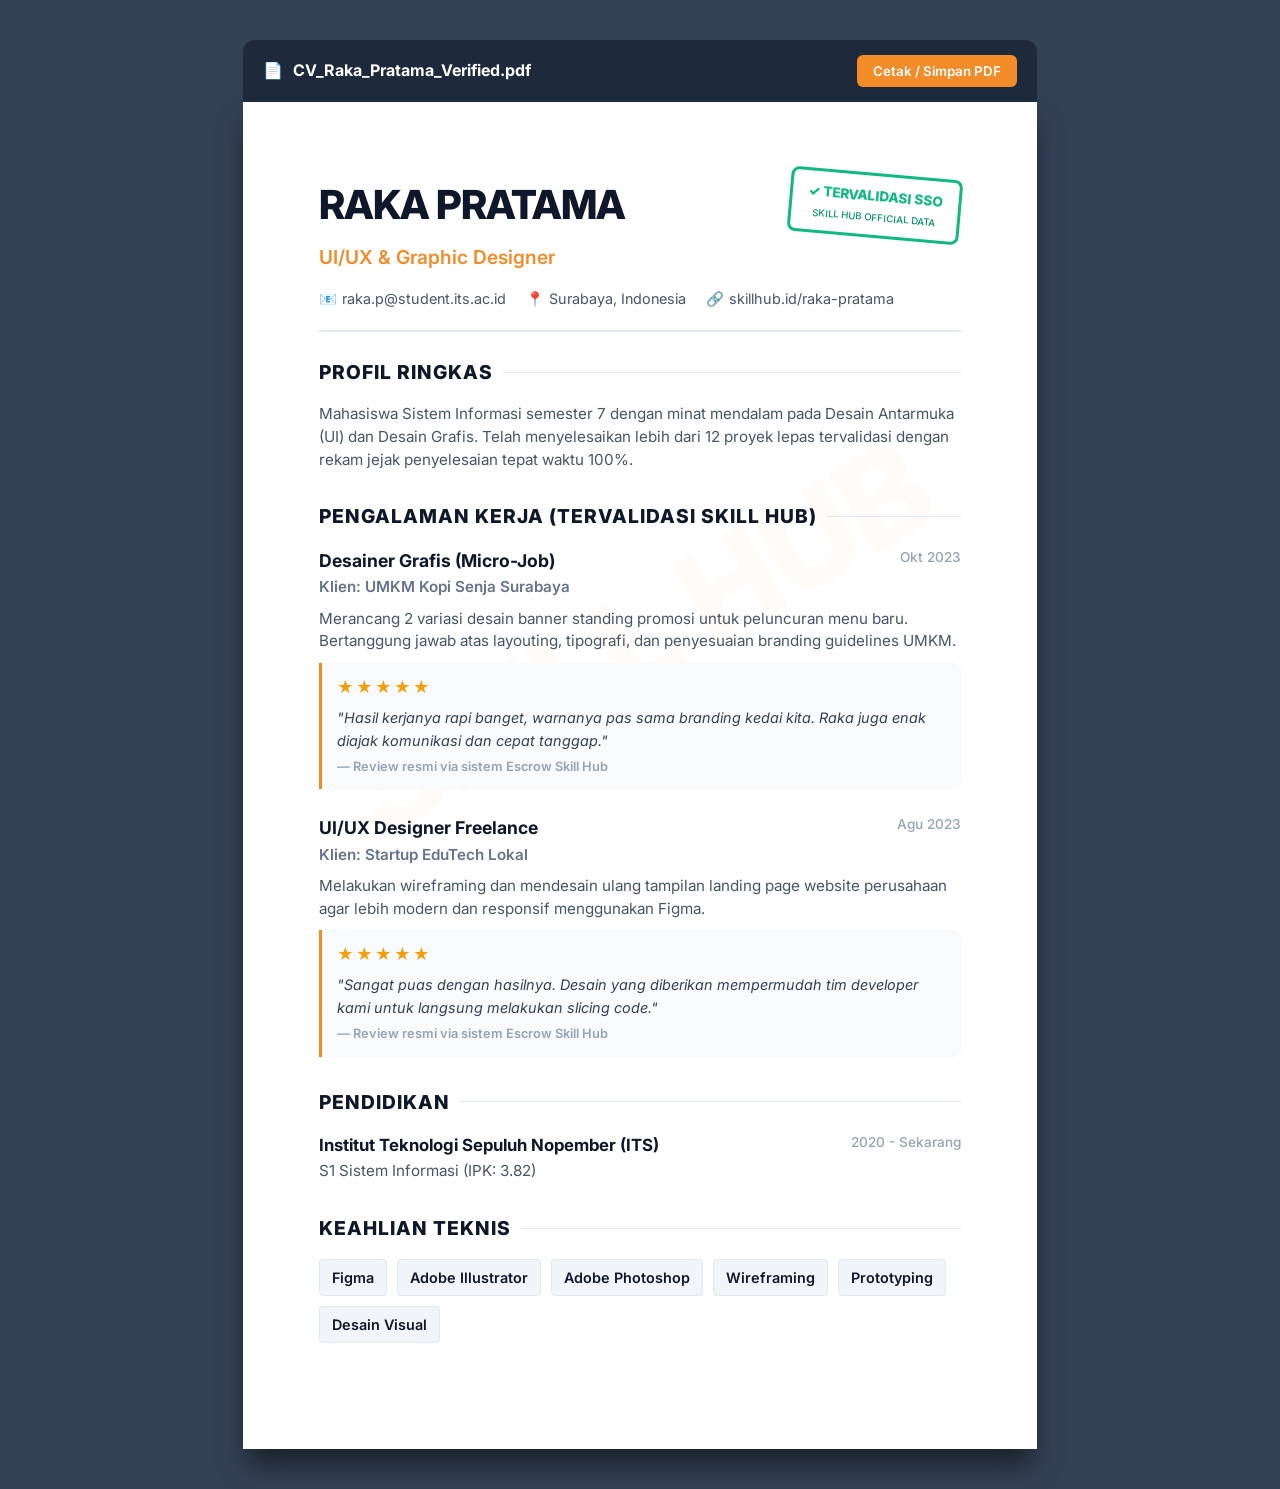
<file: cv-generated.html>
<!DOCTYPE html>
<html lang="id">
<head>
    <meta charset="UTF-8">
    <meta name="viewport" content="width=device-width, initial-scale=1.0">
    <title>CV Terverifikasi - Raka Pratama</title>
    <link href="https://fonts.googleapis.com/css2?family=Inter:wght@400;500;600;700;800&display=swap" rel="stylesheet">
    <style>
        /* Reset & Base */
        * { margin: 0; padding: 0; box-sizing: border-box; font-family: 'Inter', sans-serif; }
        body { background-color: #334155; color: #1e293b; line-height: 1.6; padding: 40px 20px; display: flex; flex-direction: column; align-items: center; }

        /* A4 Paper Simulation */
        .a4-paper { background: white; width: 100%; max-width: 210mm; min-height: 297mm; padding: 20mm; box-shadow: 0 20px 25px -5px rgba(0,0,0,0.5); position: relative; }
        
        /* Watermark & Badges */
        .watermark { position: absolute; top: 40%; left: 50%; transform: translate(-50%, -50%) rotate(-30deg); font-size: 8rem; font-weight: 800; color: rgba(242, 140, 40, 0.03); white-space: nowrap; pointer-events: none; z-index: 0; }
        .verified-stamp { position: absolute; top: 20mm; right: 20mm; border: 3px solid #10b981; color: #10b981; padding: 10px 15px; border-radius: 8px; text-transform: uppercase; font-weight: 800; font-size: 0.85rem; text-align: center; transform: rotate(5deg); background: rgba(255,255,255,0.9); z-index: 10; }
        .stamp-sub { font-size: 0.6rem; font-weight: 500; display: block; margin-top: 2px; color: #059669; }

        /* Document Toolbar (Web Only - Not printed) */
        .pdf-toolbar { background: #1e293b; width: 100%; max-width: 210mm; padding: 15px 20px; border-radius: 12px 12px 0 0; display: flex; justify-content: space-between; align-items: center; margin-bottom: -5px; z-index: 20; position: relative; color: white; }
        .btn-download { background: #f28c28; color: white; border: none; padding: 8px 16px; border-radius: 6px; font-weight: 600; cursor: pointer; transition: 0.3s; }
        .btn-download:hover { background: #e07b1f; }

        /* Content Container (Relative for z-index) */
        .content { position: relative; z-index: 1; }

        /* Header */
        header { border-bottom: 2px solid #e2e8f0; padding-bottom: 20px; margin-bottom: 25px; }
        .name { font-size: 2.5rem; font-weight: 800; color: #0f172a; margin-bottom: 5px; text-transform: uppercase; letter-spacing: -1px; }
        .role { font-size: 1.2rem; color: #f28c28; font-weight: 600; margin-bottom: 15px; }
        .contact-info { display: flex; gap: 20px; font-size: 0.9rem; color: #475569; }
        .contact-item { display: flex; align-items: center; gap: 5px; }
        .contact-icon { font-weight: bold; color: #94a3b8; }

        /* Sections */
        section { margin-bottom: 30px; }
        .section-title { font-size: 1.2rem; font-weight: 800; color: #0f172a; margin-bottom: 15px; text-transform: uppercase; letter-spacing: 1px; display: flex; align-items: center; gap: 10px; }
        .section-title::after { content: ""; flex: 1; height: 1px; background: #e2e8f0; }

        /* Experience Items */
        .exp-item { margin-bottom: 25px; page-break-inside: avoid; }
        .exp-header { display: flex; justify-content: space-between; align-items: flex-start; margin-bottom: 8px; }
        .job-title { font-size: 1.1rem; font-weight: 700; color: #0f172a; }
        .client-name { font-size: 0.95rem; color: #64748b; font-weight: 600; }
        .job-date { font-size: 0.85rem; color: #94a3b8; font-weight: 500; }
        
        .job-desc { font-size: 0.95rem; color: #475569; margin-bottom: 10px; line-height: 1.5; }
        
        /* The Review Box (Crucial for Trust) */
        .verified-review { background: #f8fafc; border-left: 3px solid #f28c28; padding: 12px 15px; border-radius: 0 8px 8px 0; margin-top: 10px; }
        .stars { color: #f59e0b; font-size: 1rem; margin-bottom: 5px; letter-spacing: 2px; }
        .review-text { font-style: italic; font-size: 0.9rem; color: #334155; }
        .review-author { font-size: 0.8rem; color: #94a3b8; margin-top: 5px; font-weight: 600; }

        /* Skills & Education */
        .skills-grid { display: flex; flex-wrap: wrap; gap: 10px; }
        .skill-tag { background: #f1f5f9; color: #0f172a; padding: 6px 12px; border-radius: 4px; font-size: 0.9rem; font-weight: 600; border: 1px solid #e2e8f0; }
        
        .edu-item { margin-bottom: 15px; }
        .univ-name { font-size: 1.05rem; font-weight: 700; color: #0f172a; }
        .major { font-size: 0.95rem; color: #475569; }

        @media print {
            body { background: white; padding: 0; }
            .a4-paper { box-shadow: none; max-width: 100%; margin: 0; padding: 15mm; }
            .pdf-toolbar { display: none; }
        }
    </style>
</head>
<body>

    <!-- Toolbar Simulasi -->
    <div class="pdf-toolbar">
        <div style="display: flex; align-items: center; gap: 10px;">
            📄 <strong>CV_Raka_Pratama_Verified.pdf</strong>
        </div>
        <button class="btn-download" onclick="window.print()">Cetak / Simpan PDF</button>
    </div>

    <!-- Dokumen Kertas A4 -->
    <div class="a4-paper">
        <div class="watermark">SKILL HUB</div>
        
        <div class="verified-stamp">
            ✓ Tervalidasi SSO
            <span class="stamp-sub">Skill Hub Official Data</span>
        </div>

        <div class="content">
            <header>
                <h1 class="name">Raka Pratama</h1>
                <div class="role">UI/UX & Graphic Designer</div>
                <div class="contact-info">
                    <div class="contact-item"><span class="contact-icon">📧</span> raka.p@student.its.ac.id</div>
                    <div class="contact-item"><span class="contact-icon">📍</span> Surabaya, Indonesia</div>
                    <div class="contact-item"><span class="contact-icon">🔗</span> skillhub.id/raka-pratama</div>
                </div>
            </header>

            <section>
                <h2 class="section-title">Profil Ringkas</h2>
                <p class="job-desc">Mahasiswa Sistem Informasi semester 7 dengan minat mendalam pada Desain Antarmuka (UI) dan Desain Grafis. Telah menyelesaikan lebih dari 12 proyek lepas tervalidasi dengan rekam jejak penyelesaian tepat waktu 100%.</p>
            </section>

            <section>
                <h2 class="section-title">Pengalaman Kerja (Tervalidasi Skill Hub)</h2>
                
                <div class="exp-item">
                    <div class="exp-header">
                        <div>
                            <div class="job-title">Desainer Grafis (Micro-Job)</div>
                            <div class="client-name">Klien: UMKM Kopi Senja Surabaya</div>
                        </div>
                        <div class="job-date">Okt 2023</div>
                    </div>
                    <p class="job-desc">Merancang 2 variasi desain banner standing promosi untuk peluncuran menu baru. Bertanggung jawab atas layouting, tipografi, dan penyesuaian branding guidelines UMKM.</p>
                    <div class="verified-review">
                        <div class="stars">★★★★★</div>
                        <div class="review-text">"Hasil kerjanya rapi banget, warnanya pas sama branding kedai kita. Raka juga enak diajak komunikasi dan cepat tanggap."</div>
                        <div class="review-author">— Review resmi via sistem Escrow Skill Hub</div>
                    </div>
                </div>

                <div class="exp-item">
                    <div class="exp-header">
                        <div>
                            <div class="job-title">UI/UX Designer Freelance</div>
                            <div class="client-name">Klien: Startup EduTech Lokal</div>
                        </div>
                        <div class="job-date">Agu 2023</div>
                    </div>
                    <p class="job-desc">Melakukan wireframing dan mendesain ulang tampilan landing page website perusahaan agar lebih modern dan responsif menggunakan Figma.</p>
                    <div class="verified-review">
                        <div class="stars">★★★★★</div>
                        <div class="review-text">"Sangat puas dengan hasilnya. Desain yang diberikan mempermudah tim developer kami untuk langsung melakukan slicing code."</div>
                        <div class="review-author">— Review resmi via sistem Escrow Skill Hub</div>
                    </div>
                </div>
            </section>

            <section>
                <h2 class="section-title">Pendidikan</h2>
                <div class="edu-item">
                    <div class="exp-header">
                        <div>
                            <div class="univ-name">Institut Teknologi Sepuluh Nopember (ITS)</div>
                            <div class="major">S1 Sistem Informasi (IPK: 3.82)</div>
                        </div>
                        <div class="job-date">2020 - Sekarang</div>
                    </div>
                </div>
            </section>

            <section>
                <h2 class="section-title">Keahlian Teknis</h2>
                <div class="skills-grid">
                    <span class="skill-tag">Figma</span>
                    <span class="skill-tag">Adobe Illustrator</span>
                    <span class="skill-tag">Adobe Photoshop</span>
                    <span class="skill-tag">Wireframing</span>
                    <span class="skill-tag">Prototyping</span>
                    <span class="skill-tag">Desain Visual</span>
                </div>
            </section>
        </div>
    </div>

</body>
</html>
</file>
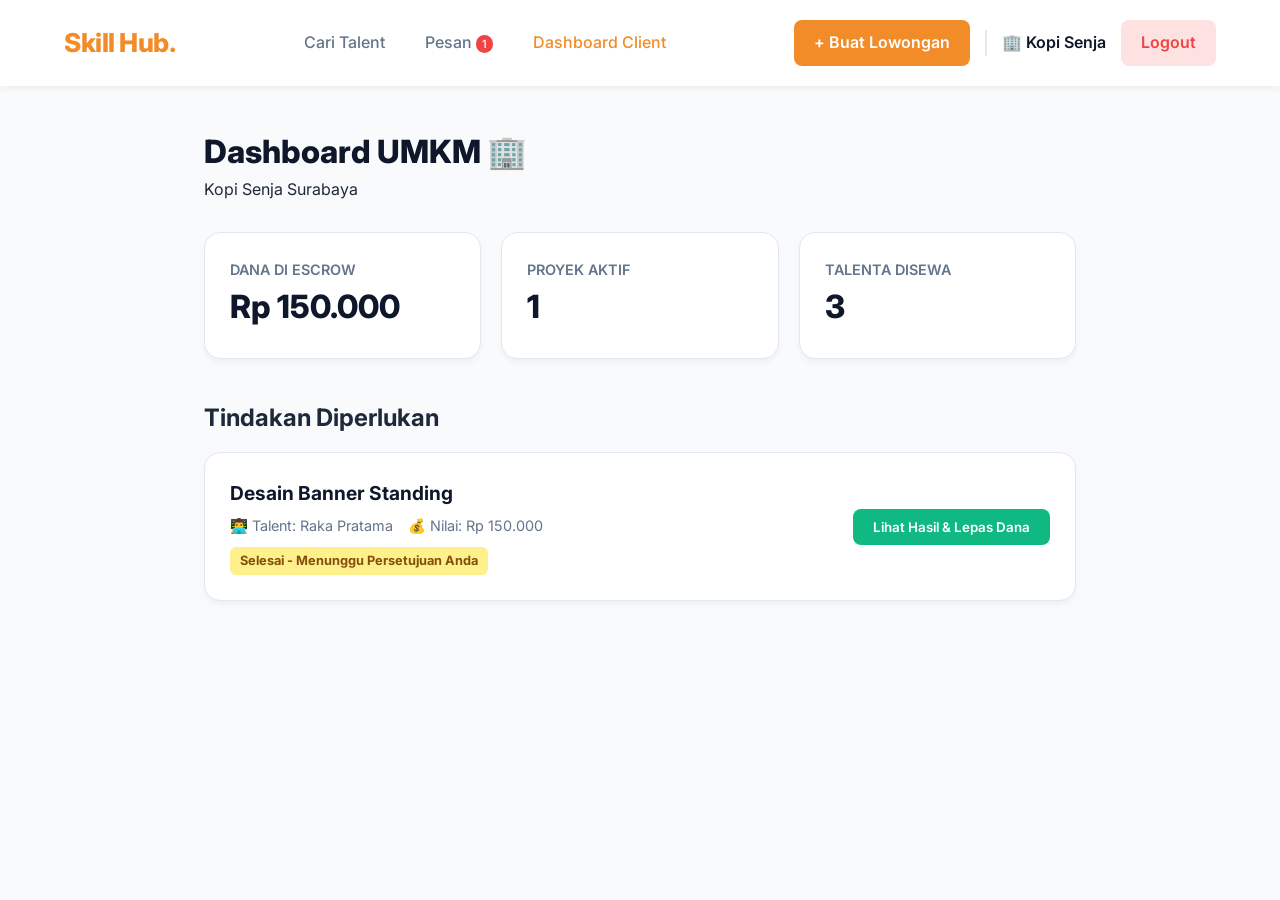
<file: dashboard-klien.html>
<!DOCTYPE html>
<html lang="id">
<head>
    <meta charset="UTF-8">
    <meta name="viewport" content="width=device-width, initial-scale=1.0">
    <title>Skill Hub - Dashboard Klien</title>
    <link href="https://fonts.googleapis.com/css2?family=Inter:wght@400;500;600;700;800&display=swap" rel="stylesheet">
    <style>
        /* Reset & Base */
        * { margin: 0; padding: 0; box-sizing: border-box; font-family: 'Inter', sans-serif; }
        body { background-color: #f8fafc; color: #1e293b; line-height: 1.6; }

        /* Navbar */
        .navbar { display: flex; justify-content: space-between; align-items: center; padding: 20px 5%; background: rgba(255, 255, 255, 0.95); box-shadow: 0 4px 6px -1px rgba(0,0,0,0.05); position: sticky; top: 0; z-index: 100; backdrop-filter: blur(10px); }
        .logo { font-size: 26px; font-weight: 800; color: #f28c28; letter-spacing: -0.5px; }
        .nav-links { list-style: none; display: flex; gap: 40px; }
        .nav-links a { text-decoration: none; color: #64748b; font-weight: 500; transition: 0.3s; }
        .nav-links a:hover, .nav-links a.active { color: #f28c28; }

        /* Buttons */
        .btn-primary { background: #f28c28; color: white; border: none; padding: 10px 20px; border-radius: 8px; font-weight: 600; cursor: pointer; transition: 0.3s; text-decoration: none; }
        .btn-primary:hover { background: #e07b1f; transform: translateY(-2px); }
        .btn-success { background: #10b981; color: white; border: none; padding: 10px 20px; border-radius: 8px; font-weight: 600; cursor: pointer; transition: 0.3s; text-decoration: none; }
        .btn-success:hover { background: #059669; transform: translateY(-2px); }
        .btn-danger { background: #fee2e2; color: #ef4444; border: none; padding: 10px 20px; border-radius: 8px; font-weight: 600; cursor: pointer; transition: 0.3s; text-decoration: none; display: inline-block; }
        .btn-danger:hover { background: #fecaca; }

        /* Dashboard Container */
        .dashboard-container { max-width: 1000px; margin: 40px auto; padding: 0 5%; }

        /* Header */
        .welcome-header { margin-bottom: 30px; display: flex; justify-content: space-between; align-items: center; }
        .welcome-text h1 { font-size: 2rem; color: #0f172a; font-weight: 800; }
        
        /* Stats */
        .stats-grid { display: grid; grid-template-columns: repeat(3, 1fr); gap: 20px; margin-bottom: 40px; }
        .stat-card { background: white; padding: 25px; border-radius: 16px; box-shadow: 0 4px 6px -1px rgba(0,0,0,0.05); border: 1px solid #e2e8f0; }
        .stat-card .title { font-size: 0.9rem; color: #64748b; font-weight: 600; text-transform: uppercase; }
        .stat-card .value { font-size: 2rem; color: #0f172a; font-weight: 800; }

        /* Project List */
        .project-card { background: white; border-radius: 16px; padding: 25px; box-shadow: 0 4px 6px -1px rgba(0,0,0,0.05); border: 1px solid #e2e8f0; margin-bottom: 20px; display: flex; justify-content: space-between; align-items: center; }
        .project-info h3 { font-size: 1.2rem; color: #0f172a; margin-bottom: 5px; }
        .project-meta { font-size: 0.9rem; color: #64748b; display: flex; gap: 15px; margin-bottom: 10px; }
        
        .status-badge { padding: 4px 10px; border-radius: 6px; font-size: 0.8rem; font-weight: 700; display: inline-block; }
        .bg-yellow { background: #fef08a; color: #854d0e; }

        /* Modal Escrow */
        .modal-overlay { display: none; position: fixed; top: 0; left: 0; width: 100%; height: 100%; background: rgba(15, 23, 42, 0.7); z-index: 1000; align-items: center; justify-content: center; backdrop-filter: blur(4px); }
        .modal-box { background: white; padding: 40px; border-radius: 20px; width: 90%; max-width: 500px; position: relative; }
        .close-btn { position: absolute; top: 20px; right: 20px; font-size: 28px; cursor: pointer; color: #94a3b8; }
        
        .escrow-alert { background: #f0fdf4; border: 1px solid #bbf7d0; padding: 15px; border-radius: 8px; margin-bottom: 20px; font-size: 0.9rem; color: #166534; }
        .form-group { margin-bottom: 20px; }
        .form-group label { display: block; font-weight: 600; margin-bottom: 8px; font-size: 0.95rem; }
        .form-control { width: 100%; padding: 12px; border: 2px solid #e2e8f0; border-radius: 8px; font-family: inherit; }
        .stars-input { font-size: 1.5rem; color: #fbbf24; cursor: pointer; letter-spacing: 5px; }
    </style>
</head>
<body>

    <nav class="navbar">
        <div class="logo">Skill Hub.</div>
        <ul class="nav-links">
            <li><a href="talent.html">Cari Talent</a></li>
            <li><a href="chat-client.html">Pesan <span style="background: #ef4444; color: white; padding: 2px 6px; border-radius: 10px; font-size: 0.7rem;">1</span></a></li>
            <li><a href="#" class="active">Dashboard Client</a></li>
        </ul>
        <div class="auth-buttons" style="display: flex; align-items: center; gap: 15px;">
            <a href="post-job.html" class="btn-primary">+ Buat Lowongan</a>
            <span style="font-weight: 600; color: #0f172a; border-left: 2px solid #e2e8f0; padding-left: 15px;">🏢 Kopi Senja</span>
            <a href="index.html" class="btn-danger">Logout</a>
        </div>
    </nav>

    <div class="dashboard-container">
        <div class="welcome-header">
            <div class="welcome-text">
                <h1>Dashboard UMKM 🏢</h1>
                <p>Kopi Senja Surabaya</p>
            </div>
        </div>

        <div class="stats-grid">
            <div class="stat-card">
                <div class="title">Dana di Escrow</div>
                <div class="value">Rp 150.000</div>
            </div>
            <div class="stat-card">
                <div class="title">Proyek Aktif</div>
                <div class="value">1</div>
            </div>
            <div class="stat-card">
                <div class="title">Talenta Disewa</div>
                <div class="value">3</div>
            </div>
        </div>

        <h2 style="margin-bottom: 15px;">Tindakan Diperlukan</h2>

        <!-- Task needing approval -->
        <div class="project-card">
            <div class="project-info">
                <h3>Desain Banner Standing</h3>
                <div class="project-meta">
                    <span>👨‍💻 Talent: Raka Pratama</span>
                    <span>💰 Nilai: Rp 150.000</span>
                </div>
                <span class="status-badge bg-yellow">Selesai - Menunggu Persetujuan Anda</span>
            </div>
            <div>
                <button class="btn-success" onclick="openEscrowModal()">Lihat Hasil & Lepas Dana</button>
            </div>
        </div>
    </div>

    <!-- Escrow Release Modal -->
    <div id="escrowModal" class="modal-overlay">
        <div class="modal-box">
            <span class="close-btn" onclick="closeEscrowModal()">&times;</span>
            <h2 style="margin-bottom: 10px;">Review Hasil Kerja</h2>
            
            <div class="escrow-alert">
                <strong>🔒 Sistem Pembayaran Aman (Escrow)</strong><br>
                Mahasiswa (Raka) telah mengirimkan hasil akhir. Jika Anda puas, silakan berikan ulasan dan dana akan diteruskan ke mahasiswa.
            </div>

            <div class="form-group" style="background: #f1f5f9; padding: 15px; border-radius: 8px; border: 1px solid #cbd5e1;">
                <label style="color: #0f172a; margin-bottom: 5px;">👁️ Pratinjau Hasil Kerja (Terproteksi):</label>
                <!-- Menyimulasikan gambar yang di-watermark platform -->
                <div style="background: #e2e8f0; height: 150px; border-radius: 6px; display: flex; align-items: center; justify-content: center; color: #94a3b8; font-weight: 700; border: 2px dashed #94a3b8; position: relative; overflow: hidden;">
                    <span style="font-size: 3rem; opacity: 0.15; transform: rotate(-20deg); position: absolute;">SKILL HUB WATERMARK</span>
                    🖼️ Preview_Banner_LowRes.jpg
                </div>
                <small style="color: #ef4444; margin-top: 8px; display: block; font-weight: 600;">
                    🔒 File master (.AI & PDF Siap Cetak) saat ini dikunci oleh sistem. Tombol download baru akan aktif setelah Anda menyetujui pembayaran.
                </small>
            </div>

            <button class="btn-success" style="width: 100%;" onclick="releaseFunds()">Setujui & Lepaskan Dana (Rp 150.000)</button>
        </div>
    </div>

    <script>
        function openEscrowModal() {
            document.getElementById('escrowModal').style.display = 'flex';
        }
        function closeEscrowModal() {
            document.getElementById('escrowModal').style.display = 'none';
        }
        function releaseFunds() {
            const btn = document.querySelector('.modal-box .btn-success');
            btn.innerHTML = 'Memproses Transaksi...';
            btn.style.opacity = '0.8';
            
            setTimeout(() => {
                alert('Transaksi Berhasil! Dana Rp 150.000 telah dicairkan ke Raka Pratama. Ulasan Anda telah ditambahkan ke Auto-Portfolio miliknya.');
                closeEscrowModal();
                // Opsional: Redirect ke halaman lain atau hapus kartu dari daftar
            }, 1500);
        }
    </script>

</body>
</html>
</file>
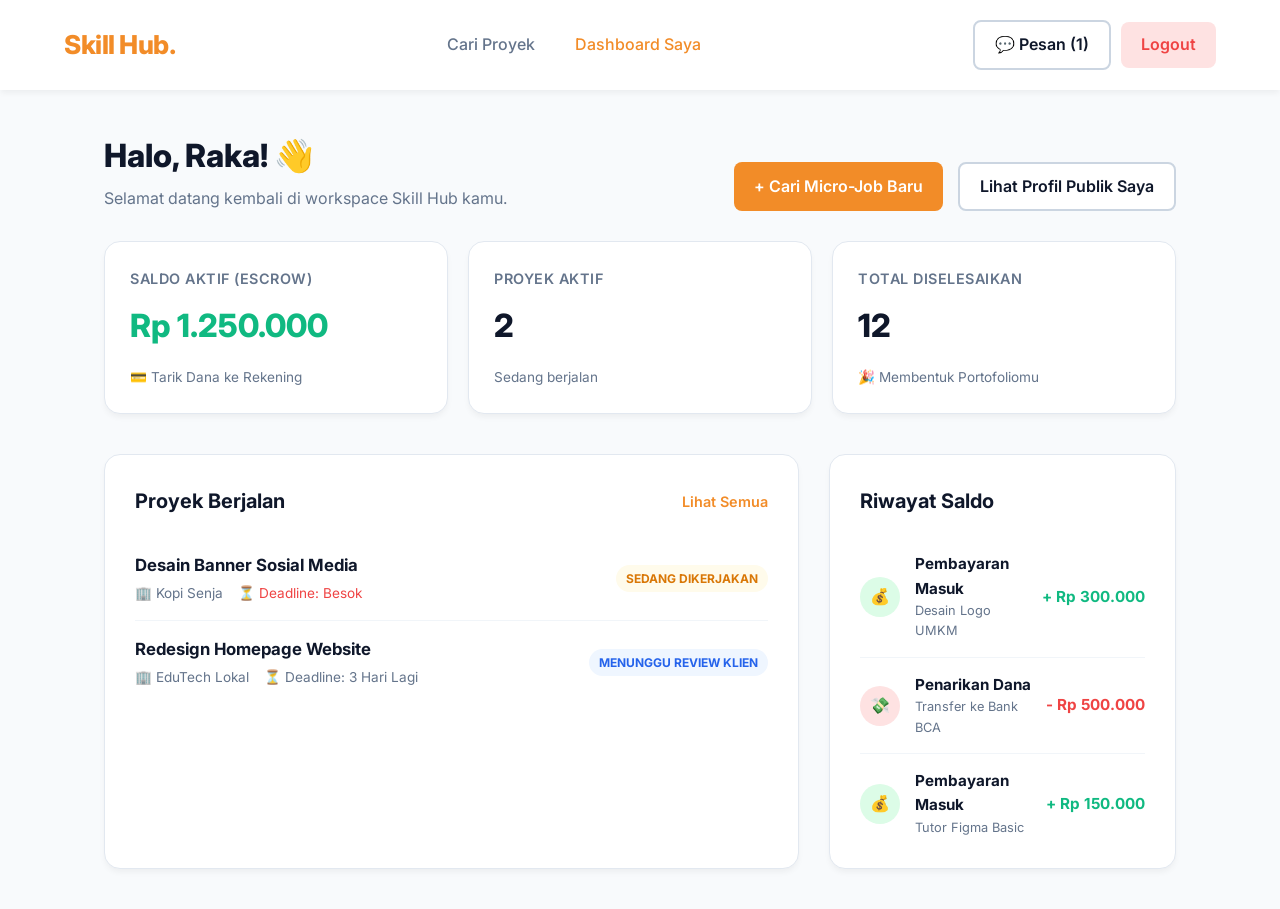
<file: dashboard-mahasiswa.html>
<!DOCTYPE html>
<html lang="id">
<head>
    <meta charset="UTF-8">
    <meta name="viewport" content="width=device-width, initial-scale=1.0">
    <title>Skill Hub - Dashboard Mahasiswa</title>
    <link href="https://fonts.googleapis.com/css2?family=Inter:wght@400;500;600;700;800&display=swap" rel="stylesheet">
    <style>
        /* Reset & Base */
        * { margin: 0; padding: 0; box-sizing: border-box; font-family: 'Inter', sans-serif; }
        body { background-color: #f8fafc; color: #1e293b; line-height: 1.6; }

        /* Navbar */
        .navbar { display: flex; justify-content: space-between; align-items: center; padding: 20px 5%; background: rgba(255, 255, 255, 0.95); box-shadow: 0 4px 6px -1px rgba(0,0,0,0.05); position: sticky; top: 0; z-index: 100; backdrop-filter: blur(10px); }
        .logo { font-size: 26px; font-weight: 800; color: #f28c28; letter-spacing: -0.5px; }
        .nav-links { list-style: none; display: flex; gap: 40px; }
        .nav-links a { text-decoration: none; color: #64748b; font-weight: 500; transition: 0.3s; }
        .nav-links a:hover, .nav-links a.active { color: #f28c28; }

        /* Buttons */
        .btn-primary { background: #f28c28; color: white; border: none; padding: 10px 20px; border-radius: 8px; font-weight: 600; cursor: pointer; transition: 0.3s; text-decoration: none; display: inline-flex; align-items: center; justify-content: center; }
        .btn-primary:hover { background: #e07b1f; transform: translateY(-2px); }
        .btn-outline { background: white; color: #0f172a; border: 2px solid #cbd5e1; padding: 10px 20px; border-radius: 8px; font-weight: 600; cursor: pointer; transition: 0.3s; text-decoration: none; display: inline-flex; align-items: center; justify-content: center; }
        .btn-outline:hover { background: #f8fafc; border-color: #94a3b8; }
        .btn-danger { background: #fee2e2; color: #ef4444; border: none; padding: 10px 20px; border-radius: 8px; font-weight: 600; cursor: pointer; transition: 0.3s; text-decoration: none; }
        .btn-danger:hover { background: #fecaca; }

        /* Dashboard Container */
        .dashboard-container { max-width: 1200px; margin: 40px auto; padding: 0 5%; }

        /* Welcome Header */
        .welcome-header { display: flex; justify-content: space-between; align-items: flex-end; margin-bottom: 30px; flex-wrap: wrap; gap: 20px; }
        .welcome-text h1 { font-size: 2rem; color: #0f172a; font-weight: 800; margin-bottom: 5px; }
        .welcome-text p { color: #64748b; font-size: 1rem; }
        .header-actions { display: flex; gap: 15px; }

        /* Stats Grid */
        .stats-grid { display: grid; grid-template-columns: repeat(auto-fit, minmax(250px, 1fr)); gap: 20px; margin-bottom: 40px; }
        .stat-card { background: white; padding: 25px; border-radius: 16px; box-shadow: 0 4px 6px -1px rgba(0,0,0,0.05); border: 1px solid #e2e8f0; display: flex; flex-direction: column; }
        .stat-card .title { font-size: 0.9rem; color: #64748b; font-weight: 600; text-transform: uppercase; letter-spacing: 0.5px; margin-bottom: 10px; }
        .stat-card .value { font-size: 2rem; color: #0f172a; font-weight: 800; margin-bottom: 5px; }
        .stat-card.wallet .value { color: #10b981; } /* Warna hijau untuk uang */

        /* Main Content Grid */
        .main-grid { display: grid; grid-template-columns: 2fr 1fr; gap: 30px; }

        /* Section Cards */
        .section-card { background: white; border-radius: 16px; padding: 30px; box-shadow: 0 4px 6px -1px rgba(0,0,0,0.05); border: 1px solid #e2e8f0; }
        .section-title { font-size: 1.25rem; font-weight: 700; color: #0f172a; margin-bottom: 20px; display: flex; justify-content: space-between; align-items: center; }
        .view-all { font-size: 0.9rem; color: #f28c28; text-decoration: none; font-weight: 600; }

        /* Task List */
        .task-item { display: flex; justify-content: space-between; align-items: center; padding: 15px 0; border-bottom: 1px solid #f1f5f9; }
        .task-item:last-child { border-bottom: none; padding-bottom: 0; }
        .task-info h4 { font-size: 1.05rem; color: #0f172a; margin-bottom: 4px; }
        .task-meta { font-size: 0.85rem; color: #64748b; display: flex; gap: 15px; }
        
        .status-badge { padding: 4px 10px; border-radius: 20px; font-size: 0.75rem; font-weight: 700; text-transform: uppercase; }
        .status-progress { background: #fffbeb; color: #d97706; }
        .status-review { background: #eff6ff; color: #2563eb; }

        /* History List */
        .history-item { display: flex; align-items: center; gap: 15px; padding: 15px 0; border-bottom: 1px solid #f1f5f9; }
        .history-item:last-child { border-bottom: none; padding-bottom: 0; }
        .history-icon { width: 40px; height: 40px; border-radius: 50%; background: #dcfce7; color: #166534; display: flex; align-items: center; justify-content: center; font-weight: bold; flex-shrink: 0; }
        .history-info { flex: 1; }
        .history-info h4 { font-size: 0.95rem; color: #0f172a; }
        .history-info p { font-size: 0.8rem; color: #64748b; }
        .history-amount { font-weight: 700; color: #10b981; font-size: 0.95rem; }

        @media (max-width: 900px) {
            .main-grid { grid-template-columns: 1fr; }
        }
    </style>
</head>
<body>

    <nav class="navbar">
        <div class="logo">Skill Hub.</div>
        <ul class="nav-links">
            <li><a href="jobs.html">Cari Proyek</a></li>
            <li><a href="#" class="active">Dashboard Saya</a></li>
        </ul>
        <div class="auth-buttons" style="display: flex; align-items: center; flex-direction: row; gap: 10px;">
            <a href="chat-mahasiswa.html" class="btn-outline">💬 Pesan (1)</a>
            <a href="index.html" class="btn-danger">Logout</a>
        </div>
    </nav>

    <div class="dashboard-container">
        
        <!-- Welcome Header -->
        <div class="welcome-header">
            <div class="welcome-text">
                <h1>Halo, Raka! 👋</h1>
                <p>Selamat datang kembali di workspace Skill Hub kamu.</p>
            </div>
            <div class="header-actions">
                <a href="jobs.html" class="btn-primary">+ Cari Micro-Job Baru</a>
                <!-- TAUTAN KE HALAMAN PROFIL -->
                <a href="profile.html" class="btn-outline">Lihat Profil Publik Saya</a>
            </div>
        </div>

        <!-- Stats Grid -->
        <div class="stats-grid">
            <div class="stat-card wallet">
                <div class="title">Saldo Aktif (Escrow)</div>
                <div class="value">Rp 1.250.000</div>
                <a href="#" style="color: #64748b; font-size: 0.85rem; text-decoration: none; margin-top: 10px;">💳 Tarik Dana ke Rekening</a>
            </div>
            <div class="stat-card">
                <div class="title">Proyek Aktif</div>
                <div class="value">2</div>
                <div style="color: #64748b; font-size: 0.85rem; margin-top: 10px;">Sedang berjalan</div>
            </div>
            <div class="stat-card">
                <div class="title">Total Diselesaikan</div>
                <div class="value">12</div>
                <div style="color: #64748b; font-size: 0.85rem; margin-top: 10px;">🎉 Membentuk Portofoliomu</div>
            </div>
        </div>

        <!-- Main Content -->
        <div class="main-grid">
            
            <!-- Active Tasks -->
            <div class="section-card">
                <div class="section-title">
                    Proyek Berjalan
                    <a href="#" class="view-all">Lihat Semua</a>
                </div>
                
                <div class="task-list">
                    <div class="task-item">
                        <div class="task-info">
                            <h4>Desain Banner Sosial Media</h4>
                            <div class="task-meta">
                                <span>🏢 Kopi Senja</span>
                                <span style="color: #ef4444;">⏳ Deadline: Besok</span>
                            </div>
                        </div>
                        <div class="status-badge status-progress">Sedang Dikerjakan</div>
                    </div>

                    <div class="task-item">
                        <div class="task-info">
                            <h4>Redesign Homepage Website</h4>
                            <div class="task-meta">
                                <span>🏢 EduTech Lokal</span>
                                <span>⏳ Deadline: 3 Hari Lagi</span>
                            </div>
                        </div>
                        <div class="status-badge status-review">Menunggu Review Klien</div>
                    </div>
                </div>
            </div>

            <!-- Recent Earnings / History -->
            <div class="section-card">
                <div class="section-title">Riwayat Saldo</div>
                
                <div class="history-list">
                    <div class="history-item">
                        <div class="history-icon">💰</div>
                        <div class="history-info">
                            <h4>Pembayaran Masuk</h4>
                            <p>Desain Logo UMKM</p>
                        </div>
                        <div class="history-amount">+ Rp 300.000</div>
                    </div>
                    
                    <div class="history-item">
                        <div class="history-icon" style="background:#fee2e2; color:#ef4444;">💸</div>
                        <div class="history-info">
                            <h4>Penarikan Dana</h4>
                            <p>Transfer ke Bank BCA</p>
                        </div>
                        <div class="history-amount" style="color:#ef4444;">- Rp 500.000</div>
                    </div>

                    <div class="history-item">
                        <div class="history-icon">💰</div>
                        <div class="history-info">
                            <h4>Pembayaran Masuk</h4>
                            <p>Tutor Figma Basic</p>
                        </div>
                        <div class="history-amount">+ Rp 150.000</div>
                    </div>
                </div>
            </div>

        </div>
    </div>

</body>
</html>
</file>
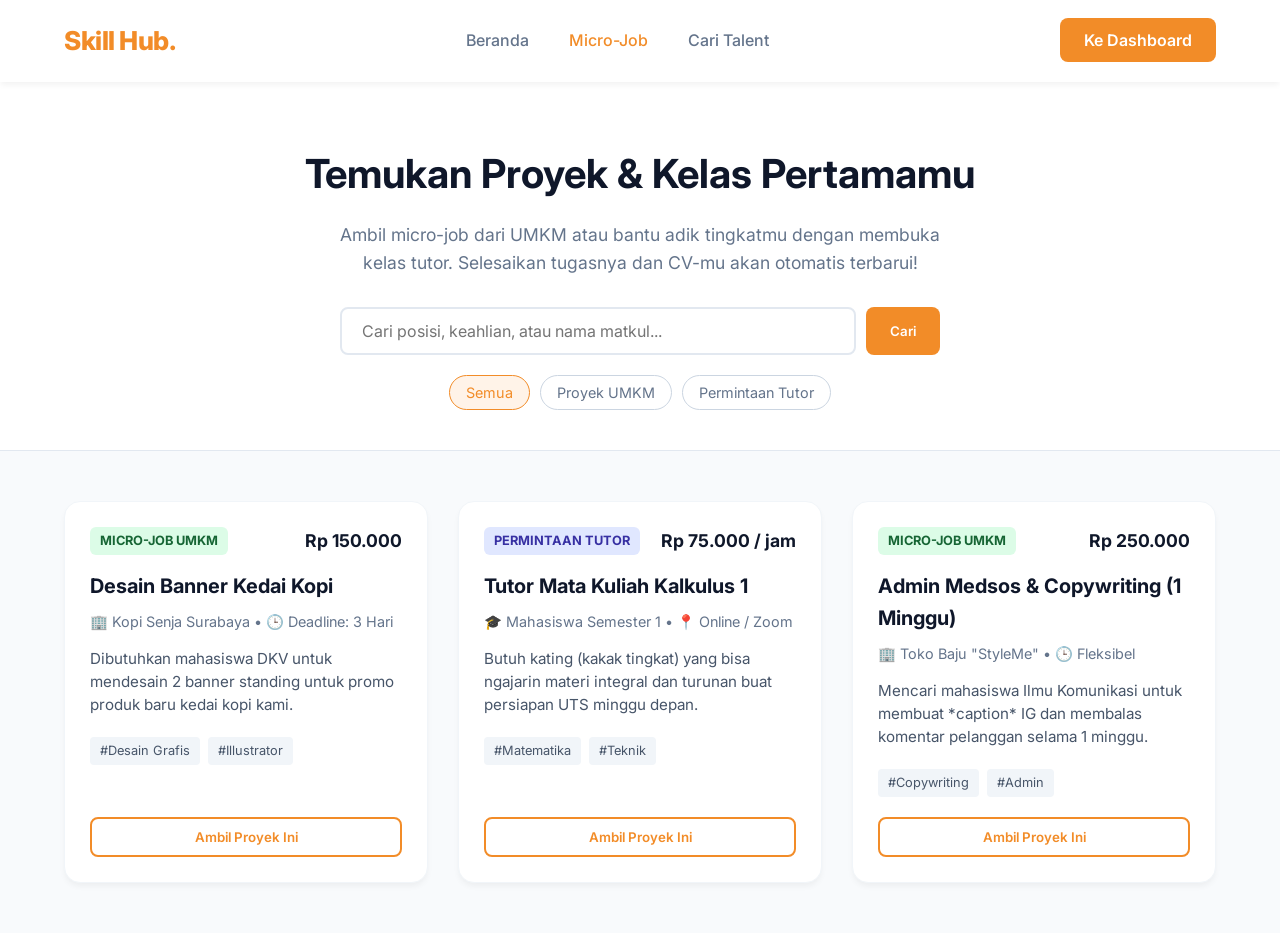
<file: jobs.html>
<!DOCTYPE html>
<html lang="id">
<head>
    <meta charset="UTF-8">
    <meta name="viewport" content="width=device-width, initial-scale=1.0">
    <title>Skill Hub - Cari Micro-Job</title>
    <link href="https://fonts.googleapis.com/css2?family=Inter:wght@400;500;600;700;800&display=swap" rel="stylesheet">
    <style>
        /* Reset & Base */
        * { margin: 0; padding: 0; box-sizing: border-box; font-family: 'Inter', sans-serif; }
        body { background-color: #f8fafc; color: #1e293b; line-height: 1.6; }

        /* Navbar */
        .navbar { display: flex; justify-content: space-between; align-items: center; padding: 20px 5%; background: rgba(255, 255, 255, 0.95); box-shadow: 0 4px 6px -1px rgba(0,0,0,0.05); position: sticky; top: 0; z-index: 100; backdrop-filter: blur(10px); }
        .logo { font-size: 26px; font-weight: 800; color: #f28c28; letter-spacing: -0.5px; }
        .nav-links { list-style: none; display: flex; gap: 40px; }
        .nav-links a { text-decoration: none; color: #64748b; font-weight: 500; transition: color 0.3s ease; }
        .nav-links a:hover, .nav-links a.active { color: #f28c28; }

        /* Header Layout */
        .page-header { padding: 60px 5% 40px; background: white; text-align: center; border-bottom: 1px solid #e2e8f0; }
        .page-header h1 { font-size: 2.5rem; color: #0f172a; margin-bottom: 15px; }
        .page-header p { color: #64748b; font-size: 1.1rem; max-width: 600px; margin: 0 auto 30px; }
        
        /* Search & Filter */
        .search-bar { display: flex; justify-content: center; gap: 10px; max-width: 600px; margin: 0 auto; }
        .search-bar input { flex: 1; padding: 12px 20px; border: 2px solid #e2e8f0; border-radius: 8px; font-size: 1rem; outline: none; transition: 0.3s; }
        .search-bar input:focus { border-color: #f28c28; }
        .btn-primary { background: #f28c28; color: white; border: none; padding: 12px 24px; border-radius: 8px; font-weight: 600; cursor: pointer; transition: 0.3s; }
        .btn-primary:hover { background: #e07b1f; transform: translateY(-2px); }
        .btn-outline { background: white; color: #64748b; border: 1px solid #cbd5e1; padding: 8px 16px; border-radius: 20px; font-size: 0.9rem; cursor: pointer; transition: 0.3s; }
        .btn-outline:hover, .btn-outline.active { background: #fff3e8; color: #f28c28; border-color: #f28c28; }
        .filters { display: flex; justify-content: center; gap: 10px; margin-top: 20px; }

        /* Job Grid */
        .job-container { padding: 50px 5%; display: grid; grid-template-columns: repeat(auto-fill, minmax(320px, 1fr)); gap: 30px; }
        .job-card { background: white; border-radius: 16px; padding: 25px; box-shadow: 0 4px 6px -1px rgba(0,0,0,0.05); border: 1px solid #f1f5f9; transition: all 0.3s ease; display: flex; flex-direction: column; justify-content: space-between; }
        .job-card:hover { transform: translateY(-5px); box-shadow: 0 20px 25px -5px rgba(0,0,0,0.1); border-color: #f28c28; }
        
        .job-header { display: flex; justify-content: space-between; align-items: flex-start; margin-bottom: 15px; }
        .job-type { padding: 4px 10px; border-radius: 6px; font-size: 0.8rem; font-weight: 700; text-transform: uppercase; }
        .type-umkm { background: #dcfce7; color: #166534; }
        .type-tutor { background: #e0e7ff; color: #3730a3; }
        .job-price { font-weight: 700; color: #0f172a; font-size: 1.1rem; }
        
        .job-title { font-size: 1.25rem; color: #0f172a; margin-bottom: 8px; font-weight: 700; }
        .job-client { font-size: 0.9rem; color: #64748b; margin-bottom: 15px; display: flex; align-items: center; gap: 5px; }
        .job-desc { color: #475569; font-size: 0.95rem; margin-bottom: 20px; line-height: 1.5; }
        
        .job-tags { display: flex; gap: 8px; flex-wrap: wrap; margin-bottom: 20px; }
        .tag { background: #f1f5f9; color: #475569; padding: 4px 10px; border-radius: 4px; font-size: 0.8rem; }
        
        .btn-apply { width: 100%; background: white; color: #f28c28; border: 2px solid #f28c28; padding: 10px; border-radius: 8px; font-weight: 600; cursor: pointer; transition: 0.3s; text-align: center; }
        .btn-apply:hover { background: #f28c28; color: white; }
    </style>
</head>
<body>

    <nav class="navbar">
        <div class="logo">Skill Hub.</div>
        <ul class="nav-links">
            <li><a href="index.html">Beranda</a></li>
            <li><a href="jobs.html" class="active">Micro-Job</a></li>
            <li><a href="talent.html">Cari Talent</a></li>
        </ul>
        <div class="auth-buttons">
            <a href="index.html" class="btn-primary" style="text-decoration:none;">Ke Dashboard</a>
        </div>
    </nav>

    <header class="page-header">
        <h1>Temukan Proyek & Kelas Pertamamu</h1>
        <p>Ambil micro-job dari UMKM atau bantu adik tingkatmu dengan membuka kelas tutor. Selesaikan tugasnya dan CV-mu akan otomatis terbarui!</p>
        
        <div class="search-bar">
            <input type="text" placeholder="Cari posisi, keahlian, atau nama matkul...">
            <button class="btn-primary">Cari</button>
        </div>
        <div class="filters">
            <button class="btn-outline active">Semua</button>
            <button class="btn-outline">Proyek UMKM</button>
            <button class="btn-outline">Permintaan Tutor</button>
        </div>
    </header>

    <section class="job-container">
        <!-- Card 1: UMKM Project -->
        <div class="job-card">
            <div>
                <div class="job-header">
                    <span class="job-type type-umkm">Micro-Job UMKM</span>
                    <span class="job-price">Rp 150.000</span>
                </div>
                <h3 class="job-title">Desain Banner Kedai Kopi</h3>
                <div class="job-client">🏢 Kopi Senja Surabaya • 🕒 Deadline: 3 Hari</div>
                <p class="job-desc">Dibutuhkan mahasiswa DKV untuk mendesain 2 banner standing untuk promo produk baru kedai kopi kami.</p>
                <div class="job-tags">
                    <span class="tag">#Desain Grafis</span>
                    <span class="tag">#Illustrator</span>
                </div>
            </div>
            <button class="btn-apply" onclick="window.location.href='apply-job.html'">Ambil Proyek Ini</button>
        </div>

        <!-- Card 2: Tutor -->
        <div class="job-card">
            <div>
                <div class="job-header">
                    <span class="job-type type-tutor">Permintaan Tutor</span>
                    <span class="job-price">Rp 75.000 / jam</span>
                </div>
                <h3 class="job-title">Tutor Mata Kuliah Kalkulus 1</h3>
                <div class="job-client">🎓 Mahasiswa Semester 1 • 📍 Online / Zoom</div>
                <p class="job-desc">Butuh kating (kakak tingkat) yang bisa ngajarin materi integral dan turunan buat persiapan UTS minggu depan.</p>
                <div class="job-tags">
                    <span class="tag">#Matematika</span>
                    <span class="tag">#Teknik</span>
                </div>
            </div>
            <button class="btn-apply" onclick="window.location.href='apply-job.html'">Ambil Proyek Ini</button>
        </div>

        <!-- Card 3: UMKM Project -->
        <div class="job-card">
            <div>
                <div class="job-header">
                    <span class="job-type type-umkm">Micro-Job UMKM</span>
                    <span class="job-price">Rp 250.000</span>
                </div>
                <h3 class="job-title">Admin Medsos & Copywriting (1 Minggu)</h3>
                <div class="job-client">🏢 Toko Baju "StyleMe" • 🕒 Fleksibel</div>
                <p class="job-desc">Mencari mahasiswa Ilmu Komunikasi untuk membuat *caption* IG dan membalas komentar pelanggan selama 1 minggu.</p>
                <div class="job-tags">
                    <span class="tag">#Copywriting</span>
                    <span class="tag">#Admin</span>
                </div>
            </div>
            <button class="btn-apply" onclick="window.location.href='apply-job.html'">Ambil Proyek Ini</button>
        </div>
    </section>

</body>
</html>
</file>
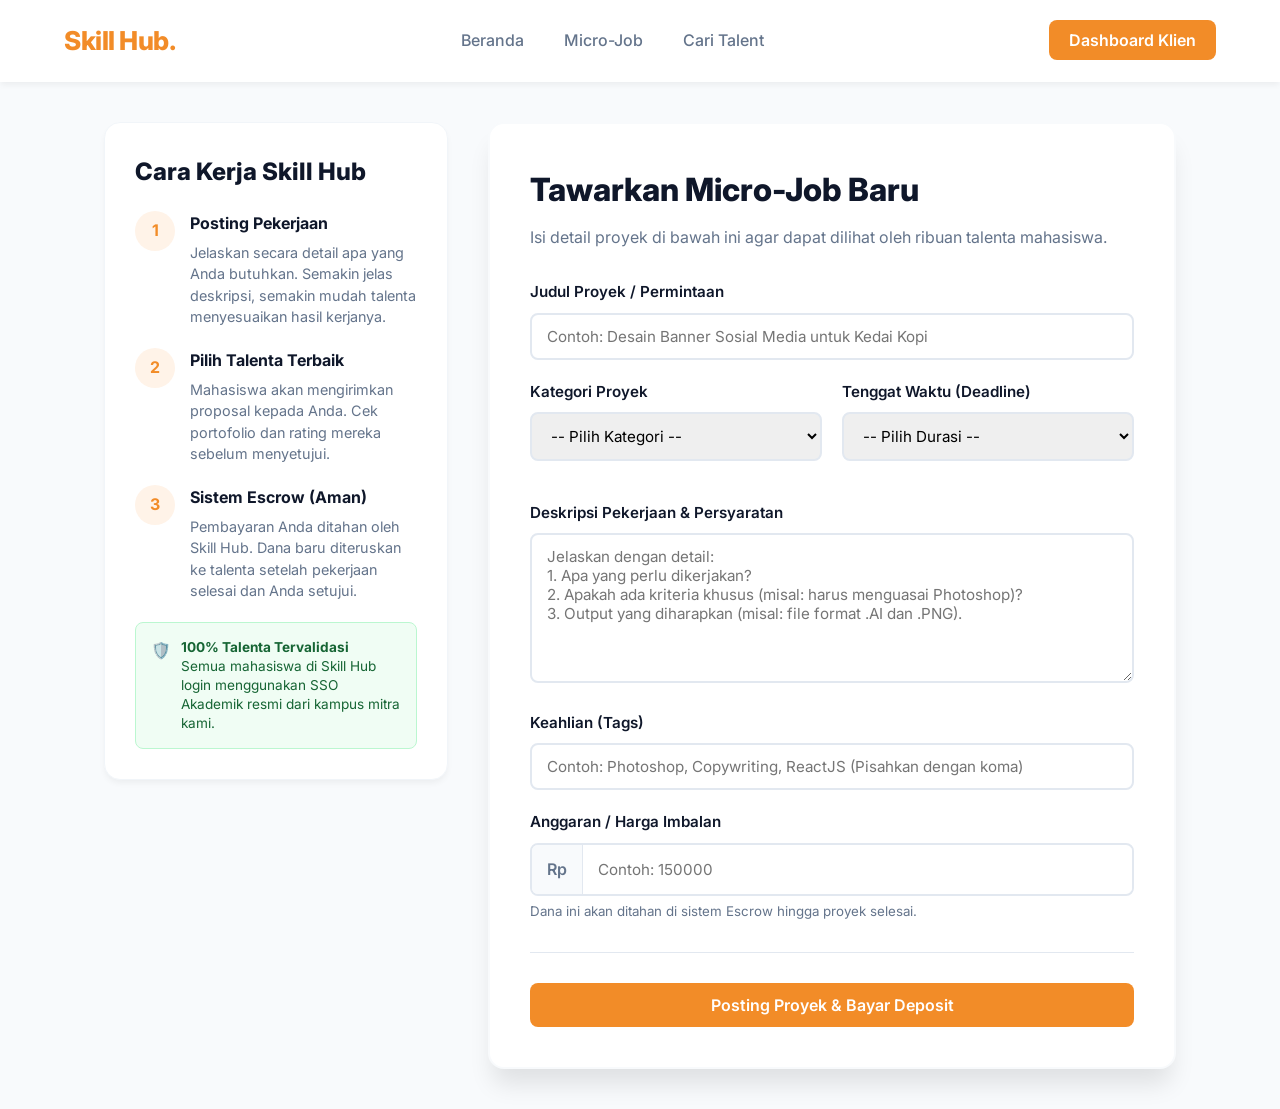
<file: post-job.html>
<!DOCTYPE html>
<html lang="id">
<head>
    <meta charset="UTF-8">
    <meta name="viewport" content="width=device-width, initial-scale=1.0">
    <title>Skill Hub - Tawarkan Micro-Job</title>
    <link href="https://fonts.googleapis.com/css2?family=Inter:wght@400;500;600;700;800&display=swap" rel="stylesheet">
    <style>
        /* Reset & Base */
        * { margin: 0; padding: 0; box-sizing: border-box; font-family: 'Inter', sans-serif; }
        body { background-color: #f8fafc; color: #1e293b; line-height: 1.6; }

        /* Navbar */
        .navbar { display: flex; justify-content: space-between; align-items: center; padding: 20px 5%; background: rgba(255, 255, 255, 0.95); box-shadow: 0 4px 6px -1px rgba(0,0,0,0.05); position: sticky; top: 0; z-index: 100; backdrop-filter: blur(10px); }
        .logo { font-size: 26px; font-weight: 800; color: #f28c28; letter-spacing: -0.5px; }
        .nav-links { list-style: none; display: flex; gap: 40px; }
        .nav-links a { text-decoration: none; color: #64748b; font-weight: 500; transition: color 0.3s ease; }
        .nav-links a:hover, .nav-links a.active { color: #f28c28; }

        /* Buttons */
        .btn-primary { background: #f28c28; color: white; border: none; padding: 12px 24px; border-radius: 8px; font-weight: 600; cursor: pointer; transition: 0.3s; width: 100%; font-size: 1rem; }
        .btn-primary:hover { background: #e07b1f; transform: translateY(-2px); box-shadow: 0 6px 12px rgba(242, 140, 40, 0.2); }
        .btn-outline { background: white; color: #f28c28; border: 2px solid #f28c28; padding: 10px 24px; border-radius: 8px; font-weight: 600; cursor: pointer; transition: 0.3s; text-decoration: none; display: inline-block; }
        .btn-outline:hover { background: #fff3e8; }

        /* Layout Container */
        .container { max-width: 1200px; margin: 40px auto; padding: 0 5%; display: grid; grid-template-columns: 1fr 2fr; gap: 40px; }
        
        /* Left Column: Guidelines */
        .guide-card { background: white; border-radius: 16px; padding: 30px; box-shadow: 0 4px 6px -1px rgba(0,0,0,0.05); border: 1px solid #f1f5f9; height: fit-content; position: sticky; top: 100px; }
        .guide-card h2 { font-size: 1.5rem; color: #0f172a; margin-bottom: 20px; font-weight: 800; }
        
        .guide-step { display: flex; gap: 15px; margin-bottom: 20px; }
        .step-icon { background: #fff3e8; color: #f28c28; width: 40px; height: 40px; border-radius: 50%; display: flex; align-items: center; justify-content: center; font-weight: 700; flex-shrink: 0; }
        .step-text h3 { font-size: 1rem; color: #0f172a; margin-bottom: 5px; }
        .step-text p { font-size: 0.9rem; color: #64748b; line-height: 1.5; }
        
        .security-badge { display: flex; align-items: flex-start; gap: 10px; background: #f0fdf4; padding: 15px; border-radius: 8px; margin-top: 20px; border: 1px solid #bbf7d0; }
        .security-text { font-size: 0.85rem; color: #166534; line-height: 1.4; }

        /* Right Column: Form */
        .form-card { background: white; border-radius: 16px; padding: 40px; box-shadow: 0 20px 25px -5px rgba(0,0,0,0.1); border: 2px solid #f8fafc; }
        .form-card h1 { font-size: 2rem; color: #0f172a; font-weight: 800; margin-bottom: 10px; }
        .form-card > p { color: #64748b; margin-bottom: 30px; font-size: 1rem; }
        
        .form-row { display: grid; grid-template-columns: 1fr 1fr; gap: 20px; margin-bottom: 20px; }
        .form-group { margin-bottom: 20px; }
        .form-label { display: block; font-size: 0.95rem; font-weight: 600; color: #0f172a; margin-bottom: 8px; }
        .form-control { width: 100%; padding: 12px 15px; border: 2px solid #e2e8f0; border-radius: 8px; font-size: 0.95rem; outline: none; transition: 0.3s; font-family: inherit; }
        .form-control:focus { border-color: #f28c28; }
        textarea.form-control { resize: vertical; min-height: 150px; }
        
        .input-group-prefix { display: flex; align-items: center; border: 2px solid #e2e8f0; border-radius: 8px; overflow: hidden; transition: 0.3s; }
        .input-group-prefix:focus-within { border-color: #f28c28; }
        .prefix { background: #f8fafc; padding: 12px 15px; color: #64748b; font-weight: 600; border-right: 1px solid #e2e8f0; }
        .input-group-prefix input { border: none; flex: 1; padding: 12px 15px; outline: none; font-size: 0.95rem; }

        /* Responsive */
        @media (max-width: 900px) {
            .container { grid-template-columns: 1fr; }
            .guide-card { position: static; order: 2; }
            .form-card { order: 1; }
            .form-row { grid-template-columns: 1fr; }
        }
    </style>
</head>
<body>

    <nav class="navbar">
        <div class="logo">Skill Hub.</div>
        <ul class="nav-links">
            <li><a href="index.html">Beranda</a></li>
            <li><a href="jobs.html">Micro-Job</a></li>
            <li><a href="talent.html">Cari Talent</a></li>
        </ul>
        <div class="auth-buttons">
            <a href="index.html" class="btn-primary" style="text-decoration:none; width:auto; padding: 10px 20px;">Dashboard Klien</a>
        </div>
    </nav>

    <div class="container">
        <!-- Kolom Kiri: Panduan Klien -->
        <div class="guide-card">
            <h2>Cara Kerja Skill Hub</h2>
            
            <div class="guide-step">
                <div class="step-icon">1</div>
                <div class="step-text">
                    <h3>Posting Pekerjaan</h3>
                    <p>Jelaskan secara detail apa yang Anda butuhkan. Semakin jelas deskripsi, semakin mudah talenta menyesuaikan hasil kerjanya.</p>
                </div>
            </div>
            
            <div class="guide-step">
                <div class="step-icon">2</div>
                <div class="step-text">
                    <h3>Pilih Talenta Terbaik</h3>
                    <p>Mahasiswa akan mengirimkan proposal kepada Anda. Cek portofolio dan rating mereka sebelum menyetujui.</p>
                </div>
            </div>
            
            <div class="guide-step">
                <div class="step-icon">3</div>
                <div class="step-text">
                    <h3>Sistem Escrow (Aman)</h3>
                    <p>Pembayaran Anda ditahan oleh Skill Hub. Dana baru diteruskan ke talenta setelah pekerjaan selesai dan Anda setujui.</p>
                </div>
            </div>

            <div class="security-badge">
                <span>🛡️</span>
                <div class="security-text">
                    <strong>100% Talenta Tervalidasi</strong><br>
                    Semua mahasiswa di Skill Hub login menggunakan SSO Akademik resmi dari kampus mitra kami.
                </div>
            </div>
        </div>

        <!-- Kolom Kanan: Form Penawaran Micro-Job -->
        <div class="form-card">
            <h1>Tawarkan Micro-Job Baru</h1>
            <p>Isi detail proyek di bawah ini agar dapat dilihat oleh ribuan talenta mahasiswa.</p>
            
            <form id="postJobForm">
                <div class="form-group">
                    <label class="form-label">Judul Proyek / Permintaan</label>
                    <input type="text" class="form-control" placeholder="Contoh: Desain Banner Sosial Media untuk Kedai Kopi" required>
                </div>
                
                <div class="form-row">
                    <div class="form-group">
                        <label class="form-label">Kategori Proyek</label>
                        <select class="form-control" required>
                            <option value="">-- Pilih Kategori --</option>
                            <option>Desain Grafis & Kreatif</option>
                            <option>Penulisan & Terjemahan</option>
                            <option>Pemrograman & IT</option>
                            <option>Administrasi & Data Entry</option>
                            <option>Tutor Mata Kuliah</option>
                            <option>Lainnya</option>
                        </select>
                    </div>
                    
                    <div class="form-group">
                        <label class="form-label">Tenggat Waktu (Deadline)</label>
                        <select class="form-control" required>
                            <option value="">-- Pilih Durasi --</option>
                            <option>1 - 3 Hari (Cepat)</option>
                            <option>1 Minggu</option>
                            <option>2 Minggu</option>
                            <option>Lebih dari 2 Minggu</option>
                        </select>
                    </div>
                </div>

                <div class="form-group">
                    <label class="form-label">Deskripsi Pekerjaan & Persyaratan</label>
                    <textarea class="form-control" placeholder="Jelaskan dengan detail:
1. Apa yang perlu dikerjakan?
2. Apakah ada kriteria khusus (misal: harus menguasai Photoshop)?
3. Output yang diharapkan (misal: file format .AI dan .PNG)." required></textarea>
                </div>
                
                <div class="form-group">
                    <label class="form-label">Keahlian (Tags)</label>
                    <input type="text" class="form-control" placeholder="Contoh: Photoshop, Copywriting, ReactJS (Pisahkan dengan koma)">
                </div>

                <div class="form-group">
                    <label class="form-label">Anggaran / Harga Imbalan</label>
                    <div class="input-group-prefix">
                        <div class="prefix">Rp</div>
                        <input type="number" placeholder="Contoh: 150000" required>
                    </div>
                    <small style="color: #64748b; margin-top: 5px; display: block;">Dana ini akan ditahan di sistem Escrow hingga proyek selesai.</small>
                </div>
                
                <hr style="border: 0; border-top: 1px solid #e2e8f0; margin: 30px 0;">
                
                <button type="button" class="btn-primary" onclick="submitJob()">Posting Proyek & Bayar Deposit</button>
            </form>
        </div>
    </div>

    <script>
        function submitJob() {
            // Simulasi ketika Klien menekan tombol submit
            const btn = document.querySelector('.form-card .btn-primary');
            btn.innerHTML = 'Memproses Pembayaran...';
            btn.style.opacity = '0.8';
            
            setTimeout(() => {
                alert('Pembayaran Escrow Berhasil! Proyek Anda telah aktif. Anda akan diarahkan ke Dashboard UMKM.');
                window.location.href = 'dashboard-klien.html'; // PERUBAHAN DI SINI: Mengarah ke Dashboard Klien
            }, 1500);
        }
    </script>

</body>
</html>
</file>
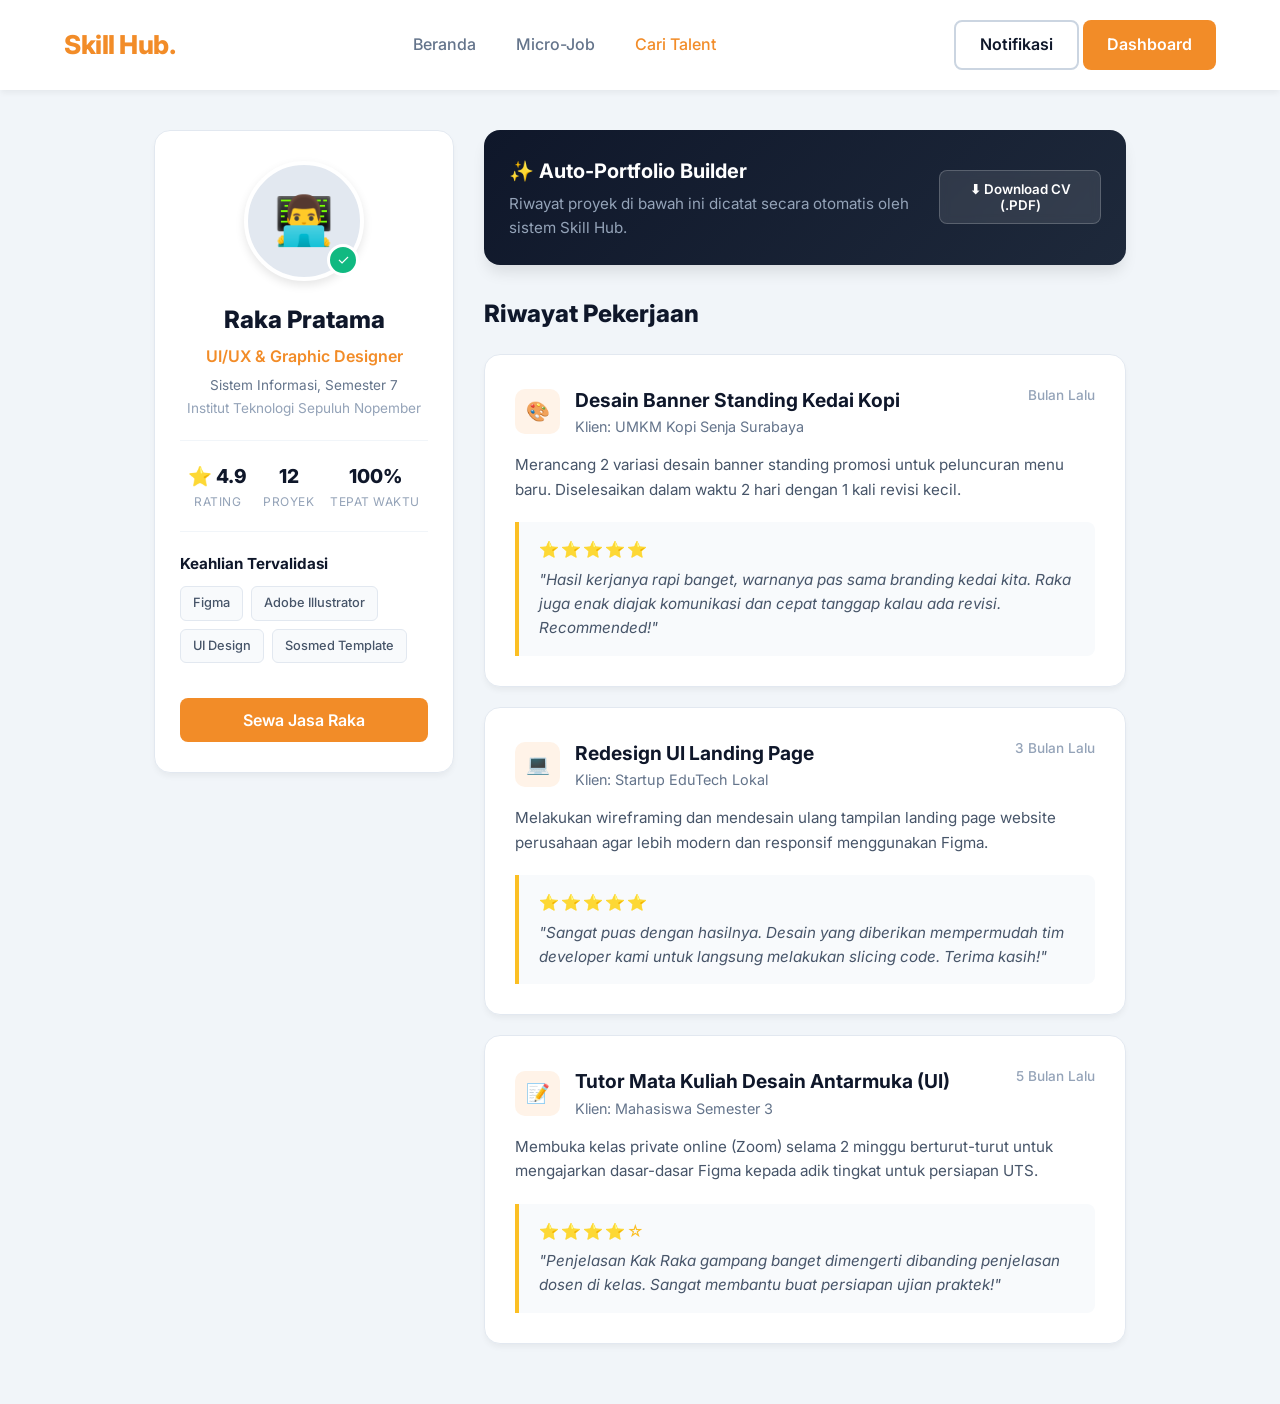
<file: profile.html>
<!DOCTYPE html>
<html lang="id">
<head>
    <meta charset="UTF-8">
    <meta name="viewport" content="width=device-width, initial-scale=1.0">
    <title>Skill Hub - Profil & Portofolio</title>
    <link href="https://fonts.googleapis.com/css2?family=Inter:wght@400;500;600;700;800&display=swap" rel="stylesheet">
    <style>
        /* Reset & Base */
        * { margin: 0; padding: 0; box-sizing: border-box; font-family: 'Inter', sans-serif; }
        body { background-color: #f1f5f9; color: #1e293b; line-height: 1.6; }

        /* Navbar */
        .navbar { display: flex; justify-content: space-between; align-items: center; padding: 20px 5%; background: rgba(255, 255, 255, 0.95); box-shadow: 0 4px 6px -1px rgba(0,0,0,0.05); position: sticky; top: 0; z-index: 100; backdrop-filter: blur(10px); }
        .logo { font-size: 26px; font-weight: 800; color: #f28c28; letter-spacing: -0.5px; }
        .nav-links { list-style: none; display: flex; gap: 40px; }
        .nav-links a { text-decoration: none; color: #64748b; font-weight: 500; transition: 0.3s; }
        .nav-links a:hover, .nav-links a.active { color: #f28c28; }

        /* Buttons */
        .btn-primary { background: #f28c28; color: white; border: none; padding: 12px 24px; border-radius: 8px; font-weight: 600; cursor: pointer; transition: 0.3s; display: inline-flex; align-items: center; justify-content: center; gap: 8px; text-decoration: none; font-size: 1rem; }
        .btn-primary:hover { background: #e07b1f; transform: translateY(-2px); box-shadow: 0 6px 12px rgba(242, 140, 40, 0.2); }
        .btn-outline { background: white; color: #0f172a; border: 2px solid #cbd5e1; padding: 10px 24px; border-radius: 8px; font-weight: 600; cursor: pointer; transition: 0.3s; display: inline-flex; align-items: center; justify-content: center; gap: 8px; text-decoration: none; }
        .btn-outline:hover { background: #f8fafc; border-color: #94a3b8; }

        /* Layout Container */
        .container { max-width: 1100px; margin: 40px auto; padding: 0 5%; display: grid; grid-template-columns: 300px 1fr; gap: 30px; }

        /* Sidebar Profile */
        .profile-card { background: white; border-radius: 16px; padding: 30px 25px; box-shadow: 0 4px 6px -1px rgba(0,0,0,0.05); border: 1px solid #e2e8f0; text-align: center; height: fit-content; position: sticky; top: 100px; }
        
        .avatar-container { position: relative; width: 120px; height: 120px; margin: 0 auto 20px; }
        .avatar { width: 100%; height: 100%; background: #e2e8f0; border-radius: 50%; display: flex; align-items: center; justify-content: center; font-size: 3rem; border: 4px solid white; box-shadow: 0 4px 10px rgba(0,0,0,0.1); }
        .verified-badge { position: absolute; bottom: 5px; right: 5px; background: #10b981; color: white; width: 32px; height: 32px; border-radius: 50%; display: flex; align-items: center; justify-content: center; border: 3px solid white; font-size: 0.9rem; }

        .profile-name { font-size: 1.5rem; color: #0f172a; font-weight: 800; margin-bottom: 5px; }
        .profile-role { color: #f28c28; font-weight: 600; font-size: 1rem; margin-bottom: 5px; }
        .profile-univ { color: #64748b; font-size: 0.85rem; margin-bottom: 20px; display: flex; flex-direction: column; }
        
        .profile-stats { display: flex; justify-content: space-around; padding: 20px 0; border-top: 1px solid #f1f5f9; border-bottom: 1px solid #f1f5f9; margin-bottom: 20px; }
        .stat-val { font-weight: 800; color: #0f172a; font-size: 1.2rem; }
        .stat-label { font-size: 0.75rem; color: #94a3b8; text-transform: uppercase; letter-spacing: 0.5px; }

        .skills-container { text-align: left; margin-bottom: 25px; }
        .skills-title { font-size: 0.95rem; color: #0f172a; font-weight: 700; margin-bottom: 10px; }
        .tags { display: flex; flex-wrap: wrap; gap: 8px; }
        .tag { background: #f8fafc; color: #475569; padding: 6px 12px; border-radius: 6px; font-size: 0.8rem; font-weight: 500; border: 1px solid #e2e8f0; }

        /* Auto Portfolio Section */
        .portfolio-content { background: transparent; }
        
        /* Magic Banner */
        .magic-banner { background: linear-gradient(135deg, #0f172a 0%, #1e293b 100%); color: white; padding: 25px; border-radius: 16px; margin-bottom: 30px; display: flex; align-items: center; justify-content: space-between; box-shadow: 0 10px 15px -3px rgba(0,0,0,0.1); }
        .magic-text h2 { font-size: 1.25rem; margin-bottom: 5px; display: flex; align-items: center; gap: 10px; }
        .magic-text p { color: #94a3b8; font-size: 0.95rem; }
        .cv-button { background: rgba(255, 255, 255, 0.1); border: 1px solid rgba(255, 255, 255, 0.2); color: white; padding: 10px 20px; border-radius: 8px; font-weight: 600; cursor: pointer; transition: 0.3s; backdrop-filter: blur(5px); }
        .cv-button:hover { background: white; color: #0f172a; }

        .section-header { font-size: 1.5rem; color: #0f172a; font-weight: 800; margin-bottom: 20px; }

        /* Timeline / Project List */
        .project-card { background: white; border-radius: 16px; padding: 30px; box-shadow: 0 4px 6px -1px rgba(0,0,0,0.05); border: 1px solid #e2e8f0; margin-bottom: 20px; transition: 0.3s; position: relative; overflow: hidden; }
        .project-card:hover { transform: translateY(-3px); box-shadow: 0 10px 15px -3px rgba(0,0,0,0.1); border-color: #cbd5e1; }
        
        .project-date { position: absolute; top: 30px; right: 30px; color: #94a3b8; font-size: 0.85rem; font-weight: 500; }
        
        .project-header { display: flex; align-items: center; gap: 15px; margin-bottom: 15px; }
        .project-icon { width: 45px; height: 45px; background: #fff3e8; color: #f28c28; border-radius: 10px; display: flex; align-items: center; justify-content: center; font-size: 1.2rem; font-weight: 700; }
        .project-title { font-size: 1.2rem; color: #0f172a; font-weight: 700; }
        .project-client { color: #64748b; font-size: 0.9rem; }

        .review-box { background: #f8fafc; border-left: 4px solid #fbbf24; padding: 15px 20px; border-radius: 0 8px 8px 0; margin-top: 20px; }
        .stars { color: #fbbf24; letter-spacing: 2px; font-size: 1rem; margin-bottom: 5px; }
        .review-text { font-style: italic; color: #475569; font-size: 0.95rem; }

        @media (max-width: 900px) {
            .container { grid-template-columns: 1fr; }
            .profile-card { position: static; }
            .magic-banner { flex-direction: column; text-align: center; gap: 15px; }
        }
    </style>
</head>
<body>

    <nav class="navbar">
        <div class="logo">Skill Hub.</div>
        <ul class="nav-links">
            <li><a href="index.html">Beranda</a></li>
            <li><a href="jobs.html">Micro-Job</a></li>
            <li><a href="talent.html" class="active">Cari Talent</a></li>
        </ul>
        <div class="auth-buttons">
            <a href="#" class="btn-outline">Notifikasi</a>
            <a href="index.html" class="btn-primary">Dashboard</a>
        </div>
    </nav>

    <div class="container">
        <!-- Sidebar Profile -->
        <aside class="profile-card">
            <div class="avatar-container">
                <div class="avatar">👨‍💻</div>
                <div class="verified-badge" title="SSO Kampus Terverifikasi">✓</div>
            </div>
            
            <h1 class="profile-name">Raka Pratama</h1>
            <div class="profile-role">UI/UX & Graphic Designer</div>
            <div class="profile-univ">
                <span>Sistem Informasi, Semester 7</span>
                <span style="color: #94a3b8; margin-top: 2px;">Institut Teknologi Sepuluh Nopember</span>
            </div>
            
            <div class="profile-stats">
                <div class="stat-item">
                    <div class="stat-val">⭐ 4.9</div>
                    <div class="stat-label">Rating</div>
                </div>
                <div class="stat-item">
                    <div class="stat-val">12</div>
                    <div class="stat-label">Proyek</div>
                </div>
                <div class="stat-item">
                    <div class="stat-val">100%</div>
                    <div class="stat-label">Tepat Waktu</div>
                </div>
            </div>

            <div class="skills-container">
                <div class="skills-title">Keahlian Tervalidasi</div>
                <div class="tags">
                    <span class="tag">Figma</span>
                    <span class="tag">Adobe Illustrator</span>
                    <span class="tag">UI Design</span>
                    <span class="tag">Sosmed Template</span>
                </div>
            </div>

            <!-- Tombol Action (Berubah tergantung siapa yang melihat) -->
            <button class="btn-primary" style="width: 100%; margin-top: 10px;" onclick="alert('Diarahkan ke form penawaran pekerjaan...')">Sewa Jasa Raka</button>
        </aside>

        <!-- Main Content: Auto-Portfolio -->
        <main class="portfolio-content">
            
            <!-- Magic Banner (UVP Showcase) -->
            <div class="magic-banner">
                <div class="magic-text">
                    <h2>✨ Auto-Portfolio Builder</h2>
                    <p>Riwayat proyek di bawah ini dicatat secara otomatis oleh sistem Skill Hub.</p>
                </div>
                <button class="cv-button" onclick="downloadCV()">⬇ Download CV (.PDF)</button>
            </div>

            <h3 class="section-header">Riwayat Pekerjaan</h3>

            <!-- Project 1 -->
            <div class="project-card">
                <div class="project-date">Bulan Lalu</div>
                <div class="project-header">
                    <div class="project-icon">🎨</div>
                    <div>
                        <div class="project-title">Desain Banner Standing Kedai Kopi</div>
                        <div class="project-client">Klien: UMKM Kopi Senja Surabaya</div>
                    </div>
                </div>
                <p style="color: #475569; font-size: 0.95rem;">Merancang 2 variasi desain banner standing promosi untuk peluncuran menu baru. Diselesaikan dalam waktu 2 hari dengan 1 kali revisi kecil.</p>
                
                <div class="review-box">
                    <div class="stars">⭐⭐⭐⭐⭐</div>
                    <div class="review-text">"Hasil kerjanya rapi banget, warnanya pas sama branding kedai kita. Raka juga enak diajak komunikasi dan cepat tanggap kalau ada revisi. Recommended!"</div>
                </div>
            </div>

            <!-- Project 2 -->
            <div class="project-card">
                <div class="project-date">3 Bulan Lalu</div>
                <div class="project-header">
                    <div class="project-icon">💻</div>
                    <div>
                        <div class="project-title">Redesign UI Landing Page</div>
                        <div class="project-client">Klien: Startup EduTech Lokal</div>
                    </div>
                </div>
                <p style="color: #475569; font-size: 0.95rem;">Melakukan wireframing dan mendesain ulang tampilan landing page website perusahaan agar lebih modern dan responsif menggunakan Figma.</p>
                
                <div class="review-box">
                    <div class="stars">⭐⭐⭐⭐⭐</div>
                    <div class="review-text">"Sangat puas dengan hasilnya. Desain yang diberikan mempermudah tim developer kami untuk langsung melakukan slicing code. Terima kasih!"</div>
                </div>
            </div>

            <!-- Project 3 -->
            <div class="project-card">
                <div class="project-date">5 Bulan Lalu</div>
                <div class="project-header">
                    <div class="project-icon">📝</div>
                    <div>
                        <div class="project-title">Tutor Mata Kuliah Desain Antarmuka (UI)</div>
                        <div class="project-client">Klien: Mahasiswa Semester 3</div>
                    </div>
                </div>
                <p style="color: #475569; font-size: 0.95rem;">Membuka kelas private online (Zoom) selama 2 minggu berturut-turut untuk mengajarkan dasar-dasar Figma kepada adik tingkat untuk persiapan UTS.</p>
                
                <div class="review-box">
                    <div class="stars">⭐⭐⭐⭐☆</div>
                    <div class="review-text">"Penjelasan Kak Raka gampang banget dimengerti dibanding penjelasan dosen di kelas. Sangat membantu buat persiapan ujian praktek!"</div>
                </div>
            </div>

        </main>
    </div>

    <script>
        function downloadCV() {
            // Simulasi proses auto-generate PDF
            const btn = document.querySelector('.cv-button');
            const originalText = btn.innerHTML;
            
            btn.innerHTML = '⏳ Sedang Merangkum CV...';
            btn.style.opacity = '0.8';
            
            setTimeout(() => {
                // Mengembalikan tampilan tombol seperti semula
                btn.innerHTML = originalText;
                btn.style.opacity = '1';
                
                // Membuka file CV di tab baru
                window.open('cv-generated.html', '_blank');
            }, 1500); // Waktu tunggu dikurangi jadi 1.5 detik agar lebih responsif
        }
    </script>

</body>
</html>
</file>
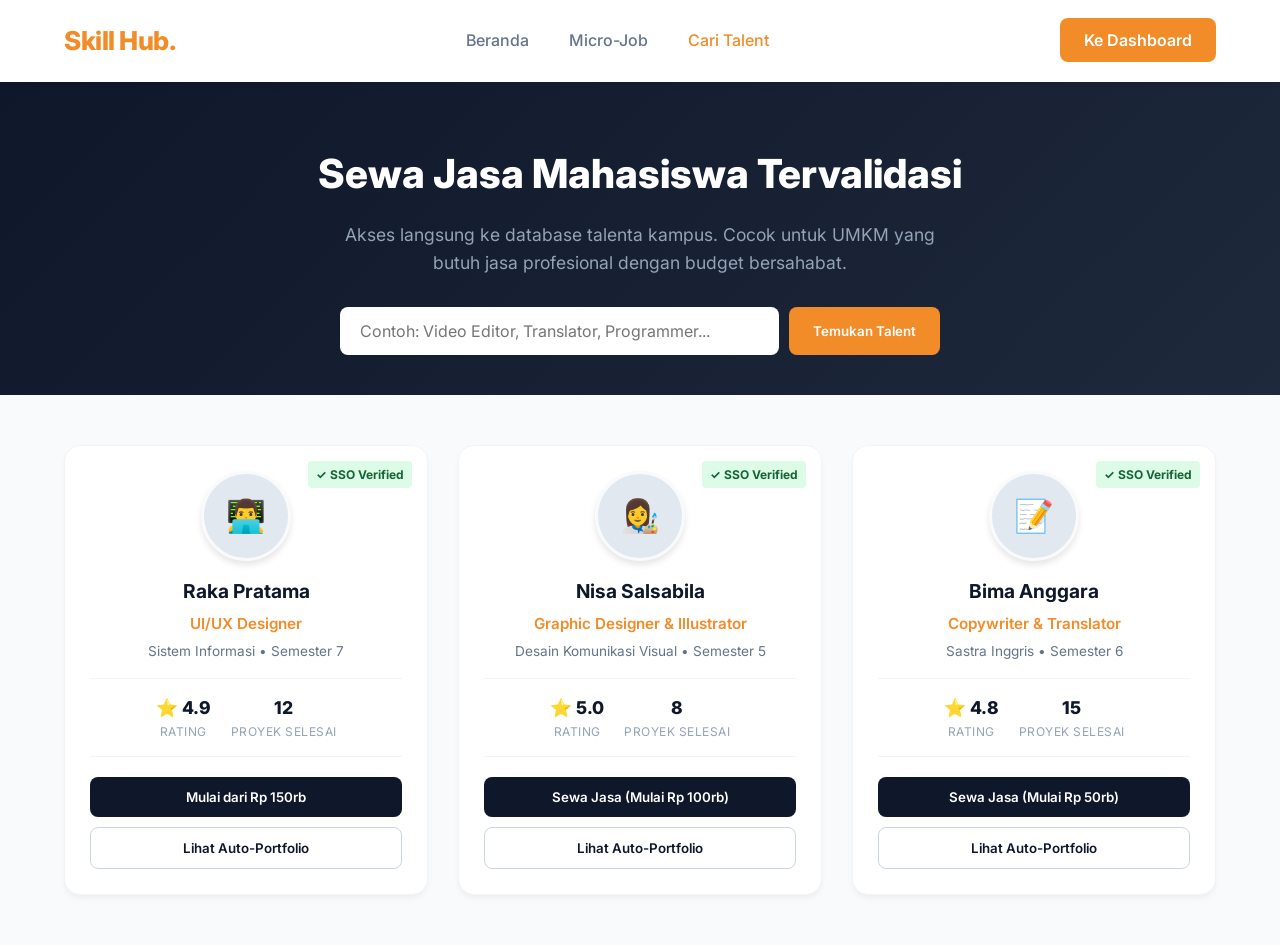
<file: talent.html>
<!DOCTYPE html>
<html lang="id">
<head>
    <meta charset="UTF-8">
    <meta name="viewport" content="width=device-width, initial-scale=1.0">
    <title>Skill Hub - Cari Talent</title>
    <link href="https://fonts.googleapis.com/css2?family=Inter:wght@400;500;600;700;800&display=swap" rel="stylesheet">
    <style>
        /* Reset & Base */
        * { margin: 0; padding: 0; box-sizing: border-box; font-family: 'Inter', sans-serif; }
        body { background-color: #f8fafc; color: #1e293b; line-height: 1.6; }

        /* Navbar */
        .navbar { display: flex; justify-content: space-between; align-items: center; padding: 20px 5%; background: rgba(255, 255, 255, 0.95); box-shadow: 0 4px 6px -1px rgba(0,0,0,0.05); position: sticky; top: 0; z-index: 100; backdrop-filter: blur(10px); }
        .logo { font-size: 26px; font-weight: 800; color: #f28c28; letter-spacing: -0.5px; }
        .nav-links { list-style: none; display: flex; gap: 40px; }
        .nav-links a { text-decoration: none; color: #64748b; font-weight: 500; transition: color 0.3s ease; }
        .nav-links a:hover, .nav-links a.active { color: #f28c28; }

        /* Header */
        .page-header { padding: 60px 5% 40px; background: linear-gradient(135deg, #0f172a 0%, #1e293b 100%); color: white; text-align: center; }
        .page-header h1 { font-size: 2.5rem; margin-bottom: 15px; font-weight: 800; }
        .page-header p { color: #94a3b8; font-size: 1.1rem; max-width: 600px; margin: 0 auto 30px; }
        
        /* Search */
        .search-bar { display: flex; justify-content: center; gap: 10px; max-width: 600px; margin: 0 auto; }
        .search-bar input { flex: 1; padding: 14px 20px; border: none; border-radius: 8px; font-size: 1rem; outline: none; }
        .btn-primary { background: #f28c28; color: white; border: none; padding: 12px 24px; border-radius: 8px; font-weight: 600; cursor: pointer; transition: 0.3s; }
        .btn-primary:hover { background: #e07b1f; transform: translateY(-2px); }

        /* Talent Grid */
        .talent-container { padding: 50px 5%; display: grid; grid-template-columns: repeat(auto-fill, minmax(280px, 1fr)); gap: 30px; }
        
        .talent-card { background: white; border-radius: 16px; padding: 25px; box-shadow: 0 4px 6px -1px rgba(0,0,0,0.05); border: 1px solid #f1f5f9; text-align: center; transition: all 0.3s ease; position: relative; overflow: hidden; }
        .talent-card:hover { transform: translateY(-5px); box-shadow: 0 20px 25px -5px rgba(0,0,0,0.1); }
        
        .verified-badge { position: absolute; top: 15px; right: 15px; background: #dcfce7; color: #166534; padding: 4px 8px; border-radius: 4px; font-size: 0.75rem; font-weight: 700; }
        
        .avatar { width: 90px; height: 90px; background: #e2e8f0; border-radius: 50%; margin: 0 auto 15px; display: flex; align-items: center; justify-content: center; font-size: 2rem; border: 3px solid #f8fafc; box-shadow: 0 4px 6px rgba(0,0,0,0.1); }
        
        .talent-name { font-size: 1.2rem; color: #0f172a; font-weight: 700; margin-bottom: 5px; }
        .talent-title { color: #f28c28; font-weight: 600; font-size: 0.95rem; margin-bottom: 5px; }
        .talent-univ { color: #64748b; font-size: 0.85rem; margin-bottom: 15px; }
        
        .talent-stats { display: flex; justify-content: center; gap: 20px; padding: 15px 0; border-top: 1px solid #f1f5f9; border-bottom: 1px solid #f1f5f9; margin-bottom: 20px; }
        .stat-item { text-align: center; }
        .stat-val { font-weight: 800; color: #0f172a; font-size: 1.1rem; }
        .stat-label { font-size: 0.75rem; color: #94a3b8; text-transform: uppercase; letter-spacing: 0.5px; }
        
        .btn-hire { width: 100%; background: #0f172a; color: white; border: none; padding: 12px; border-radius: 8px; font-weight: 600; cursor: pointer; transition: 0.3s; margin-bottom: 10px; }
        .btn-hire:hover { background: #1e293b; }
        .btn-portfolio { width: 100%; background: white; color: #0f172a; border: 1px solid #cbd5e1; padding: 12px; border-radius: 8px; font-weight: 600; cursor: pointer; transition: 0.3s; }
        .btn-portfolio:hover { background: #f8fafc; }
    </style>
</head>
<body>

    <nav class="navbar">
        <div class="logo">Skill Hub.</div>
        <ul class="nav-links">
            <li><a href="index.html">Beranda</a></li>
            <li><a href="jobs.html">Micro-Job</a></li>
            <li><a href="talent.html" class="active">Cari Talent</a></li>
        </ul>
        <div class="auth-buttons">
            <a href="index.html" class="btn-primary" style="text-decoration:none;">Ke Dashboard</a>
        </div>
    </nav>

    <header class="page-header">
        <h1>Sewa Jasa Mahasiswa Tervalidasi</h1>
        <p>Akses langsung ke database talenta kampus. Cocok untuk UMKM yang butuh jasa profesional dengan budget bersahabat.</p>
        
        <div class="search-bar">
            <input type="text" placeholder="Contoh: Video Editor, Translator, Programmer...">
            <button class="btn-primary">Temukan Talent</button>
        </div>
    </header>

    <section class="talent-container">
        <!-- Talent 1 -->
        <div class="talent-card">
            <div class="verified-badge">✓ SSO Verified</div>
            <div class="avatar">👨‍💻</div>
            <h3 class="talent-name">Raka Pratama</h3>
            <div class="talent-title">UI/UX Designer</div>
            <div class="talent-univ">Sistem Informasi • Semester 7</div>
            
            <div class="talent-stats">
                <div class="stat-item">
                    <div class="stat-val">⭐ 4.9</div>
                    <div class="stat-label">Rating</div>
                </div>
                <div class="stat-item">
                    <div class="stat-val">12</div>
                    <div class="stat-label">Proyek Selesai</div>
                </div>
            </div>
            
            <button class="btn-hire">Mulai dari Rp 150rb</button>
            <button class="btn-portfolio" onclick="window.location.href='profile.html'">Lihat Auto-Portfolio</button>
        </div>

        <!-- Talent 2 -->
        <div class="talent-card">
            <div class="verified-badge">✓ SSO Verified</div>
            <div class="avatar">👩‍🎨</div>
            <h3 class="talent-name">Nisa Salsabila</h3>
            <div class="talent-title">Graphic Designer & Illustrator</div>
            <div class="talent-univ">Desain Komunikasi Visual • Semester 5</div>
            
            <div class="talent-stats">
                <div class="stat-item">
                    <div class="stat-val">⭐ 5.0</div>
                    <div class="stat-label">Rating</div>
                </div>
                <div class="stat-item">
                    <div class="stat-val">8</div>
                    <div class="stat-label">Proyek Selesai</div>
                </div>
            </div>
            
            <button class="btn-hire" onclick="window.location.href='post-job.html'">Sewa Jasa (Mulai Rp 100rb)</button>
            <button class="btn-portfolio">Lihat Auto-Portfolio</button>
        </div>

        <!-- Talent 3 -->
        <div class="talent-card">
            <div class="verified-badge">✓ SSO Verified</div>
            <div class="avatar">📝</div>
            <h3 class="talent-name">Bima Anggara</h3>
            <div class="talent-title">Copywriter & Translator</div>
            <div class="talent-univ">Sastra Inggris • Semester 6</div>
            
            <div class="talent-stats">
                <div class="stat-item">
                    <div class="stat-val">⭐ 4.8</div>
                    <div class="stat-label">Rating</div>
                </div>
                <div class="stat-item">
                    <div class="stat-val">15</div>
                    <div class="stat-label">Proyek Selesai</div>
                </div>
            </div>
            
            <button class="btn-hire" onclick="window.location.href='post-job.html'">Sewa Jasa (Mulai Rp 50rb)</button>
            <button class="btn-portfolio">Lihat Auto-Portfolio</button>
        </div>
    </section>

</body>
</html>
</file>
<file: style.css>
/* Reset Dasar */
* {
    margin: 0;
    padding: 0;
    box-sizing: border-box;
    font-family: 'Segoe UI', Tahoma, Geneva, Verdana, sans-serif;
}

/* Navigasi */
.navbar {
    display: flex;
    justify-content: space-between;
    align-items: center;
    padding: 20px 50px;
    background-color: #ffffff;
    box-shadow: 0 2px 5px rgba(0,0,0,0.1);
}

.logo {
    font-size: 24px;
    font-weight: bold;
    color: #f28c28; /* Warna oranye seperti tema analisismu */
}

.nav-links {
    list-style: none;
    display: flex;
    gap: 20px;
}

.nav-links a {
    text-decoration: none;
    color: #333;
    font-weight: 500;
}

.btn-primary, .btn-register {
    background-color: #f28c28;
    color: white;
    padding: 10px 20px;
    text-decoration: none;
    border-radius: 5px;
    font-weight: bold;
}

.btn-secondary, .btn-login {
    background-color: white;
    color: #f28c28;
    padding: 10px 20px;
    text-decoration: none;
    border-radius: 5px;
    border: 1px solid #f28c28;
    font-weight: bold;
    margin-right: 10px;
}

/* Hero Section */
.hero {
    background-color: #fffaf0;
    padding: 100px 50px;
    text-align: center;
    min-height: 80vh;
    display: flex;
    align-items: center;
    justify-content: center;
}

.hero h1 {
    font-size: 48px;
    color: #333;
    margin-bottom: 20px;
}

.hero p {
    font-size: 18px;
    color: #666;
    max-width: 600px;
    margin: 0 auto 30px auto;
    line-height: 1.6;
}

.hero-buttons {
    display: flex;
    gap: 15px;
    justify-content: center;
}


/* --- Tampilan Halaman Profil --- */

.profile-container {
    display: flex;
    max-width: 1100px;
    margin: 40px auto;
    gap: 30px;
    padding: 0 20px;
}

/* Sidebar Kiri */
.profile-sidebar {
    flex: 1;
    background-color: #ffffff;
    padding: 30px;
    border-radius: 10px;
    box-shadow: 0 4px 10px rgba(0,0,0,0.05);
    text-align: center;
    height: fit-content;
}

.profile-picture img {
    width: 150px;
    height: 150px;
    border-radius: 50%;
    object-fit: cover;
    margin-bottom: 15px;
    border: 4px solid #fffaf0;
}

.profile-sidebar h2 {
    color: #333;
    margin-bottom: 5px;
}

.title {
    color: #666;
    font-weight: 500;
}

.location {
    color: #888;
    font-size: 14px;
    margin-bottom: 20px;
}

.bio {
    background-color: #f9f9f9;
    padding: 15px;
    border-radius: 8px;
    font-size: 14px;
    color: #555;
    margin-bottom: 20px;
    text-align: left;
}

.skills-section h3 {
    font-size: 16px;
    margin-bottom: 10px;
    text-align: left;
}

.skills-tags {
    display: flex;
    flex-wrap: wrap;
    gap: 10px;
}

.tag {
    background-color: #ffe8d6;
    color: #f28c28;
    padding: 5px 12px;
    border-radius: 20px;
    font-size: 12px;
    font-weight: bold;
}

/* Konten Utama Kanan (Portofolio) */
.profile-main {
    flex: 2;
    display: flex;
    flex-direction: column;
    gap: 20px;
}

.section-header h2 {
    color: #333;
    margin-bottom: 5px;
}

.section-header p {
    color: #666;
}

.portfolio-card {
    background-color: #ffffff;
    padding: 20px;
    border-radius: 10px;
    box-shadow: 0 4px 10px rgba(0,0,0,0.05);
    border-left: 5px solid #f28c28;
}

.portfolio-header {
    display: flex;
    justify-content: space-between;
    align-items: center;
    margin-bottom: 10px;
}

.portfolio-header h4 {
    color: #333;
    font-size: 18px;
}

.badge.completed {
    background-color: #e6f4ea;
    color: #1e8e3e;
    padding: 4px 10px;
    border-radius: 12px;
    font-size: 12px;
    font-weight: bold;
}

.date {
    font-size: 13px;
    color: #888;
    margin-bottom: 15px;
}

.rating {
    font-size: 14px;
    font-weight: bold;
    color: #ff9900;
    margin-bottom: 10px;
}

.review {
    font-style: italic;
    color: #555;
    background-color: #fdfdfd;
    border-left: 3px solid #eee;
    padding: 10px 15px;
    margin: 0;
    font-size: 14px;
    line-height: 1.5;
}

.review strong {
    display: block;
    margin-top: 8px;
    font-style: normal;
    color: #333;
}



/* --- Tampilan Halaman Micro-Jobs --- */

.jobs-container {
    max-width: 1100px;
    margin: 40px auto;
    padding: 0 20px;
}

/* Header & Search */
.jobs-header {
    text-align: center;
    margin-bottom: 40px;
}

.jobs-header h1 {
    color: #333;
    margin-bottom: 10px;
}

.jobs-header p {
    color: #666;
    margin-bottom: 25px;
}

.search-bar {
    display: flex;
    max-width: 600px;
    margin: 0 auto 20px auto;
    gap: 10px;
}

.search-bar input {
    flex: 1;
    padding: 12px 15px;
    border: 1px solid #ccc;
    border-radius: 5px;
    font-size: 16px;
    outline: none;
}

.search-bar input:focus {
    border-color: #f28c28;
}

/* Category Filters */
.category-filters {
    display: flex;
    justify-content: center;
    gap: 15px;
    flex-wrap: wrap;
}

.filter-btn {
    padding: 8px 15px;
    background-color: #f9f9f9;
    border: 1px solid #ddd;
    border-radius: 20px;
    font-size: 14px;
    color: #555;
    cursor: pointer;
    transition: all 0.3s ease;
}

.filter-btn:hover {
    background-color: #ffe8d6;
    border-color: #f28c28;
}

.active-filter {
    background-color: #f28c28;
    color: white;
    border-color: #f28c28;
}

/* Jobs Grid */
.jobs-grid {
    display: grid;
    grid-template-columns: repeat(auto-fill, minmax(300px, 1fr));
    gap: 25px;
}

.job-card {
    background-color: #ffffff;
    border: 1px solid #eaeaea;
    border-radius: 10px;
    padding: 20px;
    box-shadow: 0 4px 6px rgba(0,0,0,0.02);
    transition: transform 0.2s ease, box-shadow 0.2s ease;
    display: flex;
    flex-direction: column;
}

.job-card:hover {
    transform: translateY(-5px);
    box-shadow: 0 8px 15px rgba(0,0,0,0.08);
}

.job-author {
    display: flex;
    align-items: center;
    gap: 10px;
    margin-bottom: 15px;
    border-bottom: 1px solid #f0f0f0;
    padding-bottom: 10px;
}

.job-author img {
    border-radius: 50%;
}

.author-name {
    font-size: 13px;
    font-weight: bold;
    color: #333;
}

.author-rating {
    font-size: 12px;
    color: #ff9900;
}

.job-title {
    font-size: 18px;
    color: #333;
    margin-bottom: 10px;
    line-height: 1.4;
}

.job-desc {
    font-size: 14px;
    color: #666;
    line-height: 1.5;
    margin-bottom: 20px;
    flex-grow: 1; /* Mendorong footer ke bawah jika deskripsi pendek */
}

.job-footer {
    display: flex;
    justify-content: space-between;
    align-items: center;
    margin-top: auto;
}

.price {
    font-weight: bold;
    color: #f28c28;
    font-size: 15px;
}

.btn-small {
    padding: 6px 15px;
    font-size: 14px;
}

/* Highlight menu aktif di navbar */
.nav-links a.active {
    color: #f28c28;
    border-bottom: 2px solid #f28c28;
    padding-bottom: 5px;
}



/* --- Tambahan untuk Halaman Tutor --- */

.class-badges {
    display: flex;
    gap: 8px;
    margin-bottom: 12px;
}

.class-badges .badge {
    font-size: 11px;
    padding: 5px 8px;
    border-radius: 5px;
    font-weight: bold;
}

/* Label Biru untuk Online */
.badge.online {
    background-color: #e3f2fd;
    color: #1976d2;
}

/* Label Merah Muda untuk Offline */
.badge.offline {
    background-color: #fce4ec;
    color: #c2185b;
}

/* Label Ungu untuk Tipe Kelas */
.badge.type {
    background-color: #f3e5f5;
    color: #7b1fa2;
}

/* Mengubah tombol di halaman tutor menjadi warna utama (orange) agar lebih menonjol */
.tutor-card .btn-small.btn-primary {
    background-color: #f28c28;
    color: white;
    border: none;
    border-radius: 5px;
    cursor: pointer;
}

.tutor-card .btn-small.btn-primary:hover {
    background-color: #e07b1f;
}


/* --- FITUR BARU --- */

/* 1. Visualisasi Rating Bintang */
.stars {
    color: #ffb400; /* Warna kuning emas */
    letter-spacing: 2px;
}

/* 2. Tab System Profil */
.tab-container {
    display: flex;
    gap: 10px;
    margin-bottom: 20px;
    border-bottom: 2px solid #eee;
    padding-bottom: 10px;
}
.tab-btn {
    background: none;
    border: none;
    font-size: 16px;
    font-weight: bold;
    color: #888;
    cursor: pointer;
    padding: 5px 10px;
    transition: 0.3s;
}
.tab-btn:hover { color: #f28c28; }
.tab-btn.active {
    color: #f28c28;
    border-bottom: 3px solid #f28c28;
}
.tab-content { display: none; }
.tab-content.active { display: block; } /* Default tampil */

/* 3. Modal / Pop-up */
.modal-overlay {
    display: none; /* Disembunyikan secara default */
    position: fixed;
    top: 0; left: 0; width: 100%; height: 100%;
    background-color: rgba(0,0,0,0.5);
    z-index: 1000;
    justify-content: center;
    align-items: center;
}
.modal-box {
    background: white;
    padding: 30px;
    border-radius: 10px;
    width: 90%;
    max-width: 500px;
    text-align: center;
    position: relative;
}
.close-btn {
    position: absolute;
    top: 15px; right: 20px;
    font-size: 24px;
    cursor: pointer;
    color: #888;
}
.modal-box h2 { margin-bottom: 10px; color: #333; }
.modal-box p { color: #666; margin-bottom: 20px; }

/* 4. Simulasi Auto-Portfolio (Home) */
.simulation-section {
    background-color: #fff;
    padding: 60px 20px;
    text-align: center;
}
.sim-container {
    display: flex;
    justify-content: center;
    gap: 20px;
    margin: 30px 0;
}
.step {
    padding: 15px 20px;
    background: #f9f9f9;
    border: 2px solid #eee;
    border-radius: 8px;
    color: #888;
    font-weight: bold;
    transition: 0.4s;
}
.step.active-step {
    background: #fffaf0;
    border-color: #f28c28;
    color: #f28c28;
    transform: scale(1.1);
}
.step.success-step {
    background: #e6f4ea;
    border-color: #1e8e3e;
    color: #1e8e3e;
    transform: scale(1.1);
}

/* --- Tampilan Halaman Create (Buat Penawaran) --- */

.create-container {
    max-width: 800px;
    margin: 40px auto;
    padding: 0 20px;
}

.create-header {
    text-align: center;
    margin-bottom: 30px;
}

.create-form {
    background-color: #ffffff;
    padding: 30px;
    border-radius: 10px;
    box-shadow: 0 4px 15px rgba(0,0,0,0.05);
}

.form-group {
    margin-bottom: 20px;
    display: flex;
    flex-direction: column;
}

.form-group label {
    font-weight: bold;
    margin-bottom: 8px;
    color: #333;
}

.form-group input[type="text"],
.form-group input[type="number"],
.form-group select,
.form-group textarea {
    padding: 12px;
    border: 1px solid #ccc;
    border-radius: 5px;
    font-size: 15px;
    font-family: inherit;
    outline: none;
}

.form-group input:focus,
.form-group select:focus,
.form-group textarea:focus {
    border-color: #f28c28;
}

/* Radio Button Cards (Membuat pilihan tipe lebih modern) */
.type-selection {
    display: flex;
    gap: 15px;
}

.type-card {
    flex: 1;
    position: relative;
    cursor: pointer;
}

.type-card input[type="radio"] {
    position: absolute;
    opacity: 0;
}

.card-content {
    border: 2px solid #eee;
    border-radius: 8px;
    padding: 20px;
    text-align: center;
    transition: all 0.3s ease;
}

.type-card input[type="radio"]:checked + .card-content {
    border-color: #f28c28;
    background-color: #fffaf0;
}

.card-content h3 {
    margin-bottom: 10px;
    color: #333;
}

.card-content p {
    font-size: 13px;
    color: #666;
}

/* Form Row untuk membagi 2 kolom */
.form-row {
    display: flex;
    gap: 15px;
}

.form-group.half {
    flex: 1;
}

.submit-btn {
    width: 100%;
    padding: 15px;
    font-size: 16px;
    border: none;
    cursor: pointer;
    margin-top: 10px;
}

/* Tampilan Layar Sukses */
.success-screen {
    text-align: center;
    background-color: #ffffff;
    padding: 50px 30px;
    border-radius: 10px;
    box-shadow: 0 4px 15px rgba(0,0,0,0.05);
}

.success-icon {
    font-size: 60px;
    margin-bottom: 20px;
}

.success-screen h2 {
    color: #1e8e3e;
    margin-bottom: 10px;
}

.success-screen p {
    color: #666;
    margin-bottom: 25px;
}

/* --- TAMPILAN DASHBOARD (MAHASISWA & KLIEN) --- */
.dashboard-container {
    max-width: 1000px;
    margin: 40px auto;
    padding: 0 20px;
}

.dashboard-header {
    margin-bottom: 30px;
}

.dashboard-header h2 {
    color: #333;
    margin-bottom: 5px;
}

.dashboard-header p {
    color: #666;
}

/* Kotak Statistik di atas */
.stats-row {
    display: flex;
    gap: 20px;
    margin-bottom: 30px;
}

.stat-card {
    flex: 1;
    background: #fff;
    padding: 20px;
    border-radius: 10px;
    box-shadow: 0 4px 10px rgba(0,0,0,0.05);
    border-top: 4px solid #f28c28; /* Aksen warna brand */
}

.stat-card h3 {
    font-size: 14px;
    color: #888;
    text-transform: uppercase;
    margin-bottom: 10px;
}

.stat-number {
    font-size: 24px;
    font-weight: bold;
    color: #333;
    margin-bottom: 10px;
}

/* Area Utama (Membagi 2 Kolom) */
.dashboard-grid {
    display: flex;
    gap: 20px;
}

.dashboard-panel {
    flex: 1;
    background: #fff;
    padding: 25px;
    border-radius: 10px;
    box-shadow: 0 4px 10px rgba(0,0,0,0.05);
}

.dashboard-panel h3 {
    margin-bottom: 20px;
    border-bottom: 1px solid #eee;
    padding-bottom: 10px;
}

/* List Item di dalam Dashboard */
.list-item {
    display: flex;
    justify-content: space-between;
    align-items: center;
    padding: 15px 0;
    border-bottom: 1px dashed #eee;
}

.list-item h4 {
    color: #333;
    margin-bottom: 5px;
}

.list-item p {
    font-size: 13px;
    color: #666;
}

/* Badge Status Kecil */
.badge.in-progress { background-color: #fff3e0; color: #f28c28; }
.badge.new-order { background-color: #e3f2fd; color: #1976d2; }
</file>
